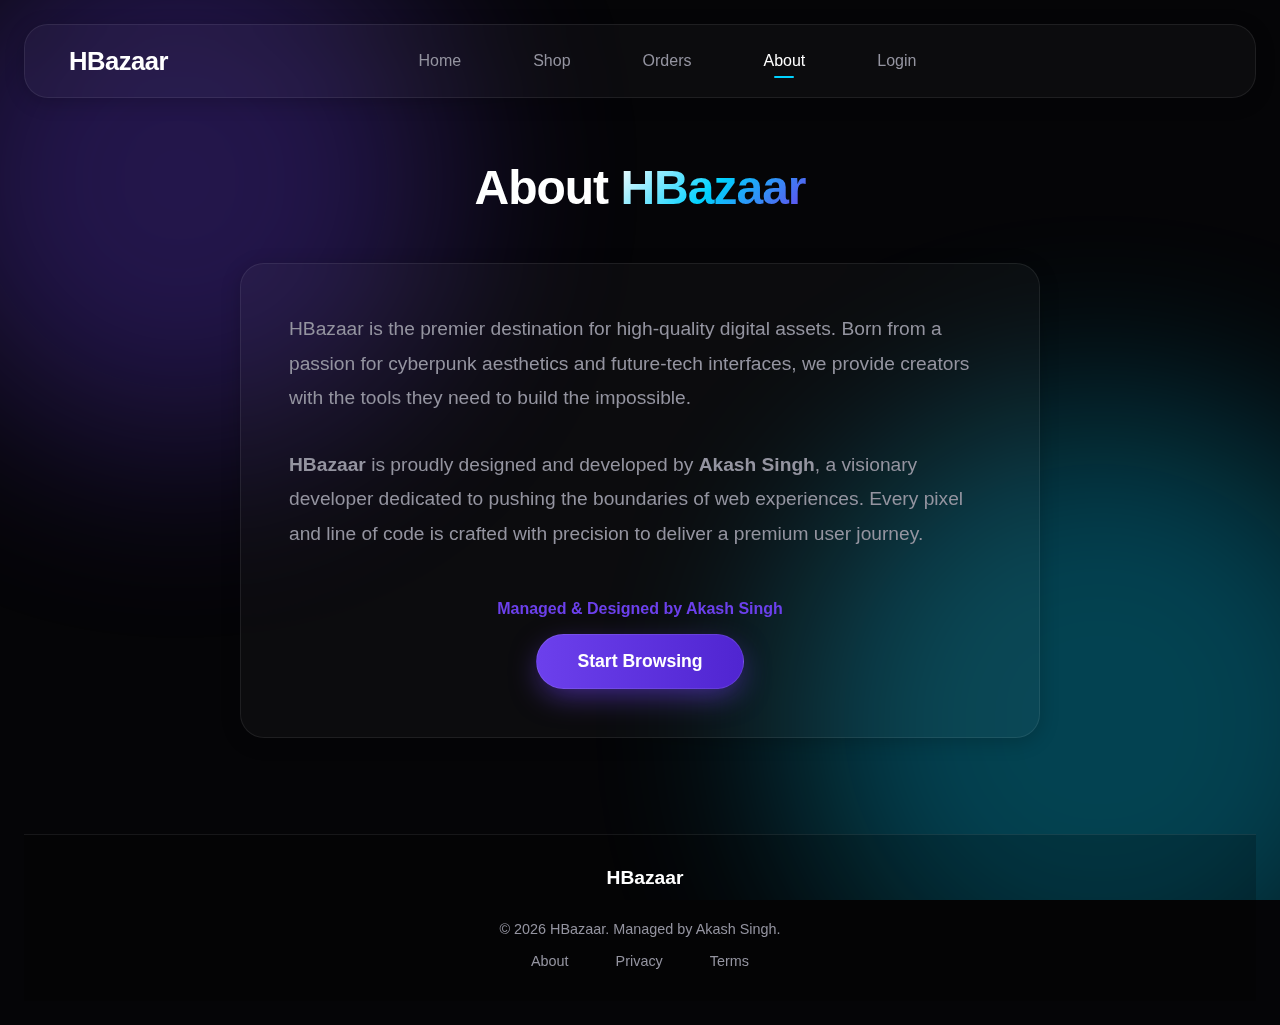
<file: about.html>
<!DOCTYPE html>
<html lang="en">

<head>
    <meta charset="UTF-8">
    <meta name="viewport" content="width=device-width, initial-scale=1.0">
    <title>HBazaar - About</title>
    <link rel="preconnect" href="https://fonts.googleapis.com">
    <link rel="preconnect" href="https://fonts.gstatic.com" crossorigin>
    <link href="https://fonts.googleapis.com/css2?family=Outfit:wght@300;400;500;600;700;800&display=swap"
        rel="stylesheet">
    <link rel="stylesheet" href="https://cdnjs.cloudflare.com/ajax/libs/font-awesome/6.4.0/css/all.min.css">
    <link rel="stylesheet" href="css/style.css">
</head>

<body>
    <div class="background-globes">
        <div class="globe globe-1"></div>
        <div class="globe globe-2"></div>
    </div>

    <div class="mobile-nav-overlay" id="mobileNavOverlay">
        <div class="mobile-nav-drawer">
            <div class="mobile-nav-header">
                <div class="mobile-nav-title">Menu</div>
                <button class="close-menu-btn" id="closeMenuBtn"><i class="fa-solid fa-times"></i></button>
            </div>
            <nav class="mobile-links">
                <a href="index.html" class="mobile-link"><i class="fa-solid fa-home"></i> Home</a>
                <a href="shop.html" class="mobile-link"><i class="fa-solid fa-store"></i> Shop</a>
                <a href="orders.html" class="mobile-link"><i class="fa-solid fa-box"></i> Orders</a>
                <a href="about.html" class="mobile-link active"><i class="fa-solid fa-info-circle"></i> About</a>
            </nav>
        </div>
    </div>

    <div class="app-container">
        <header class="glass-header">
            <a href="index.html" class="logo" style="text-decoration: none;">
                <i class="fa-solid fa-shapes"></i>
                <span>HBazaar</span>
            </a>
            <nav class="desktop-nav">
                <a href="index.html" class="nav-link">Home</a>
                <a href="shop.html" class="nav-link">Shop</a>
                <a href="orders.html" class="nav-link">Orders</a>
                <a href="about.html" class="nav-link active">About</a>
                <div class="cart-btn" id="cartBtn">
                    <i class="fa-solid fa-shopping-cart"></i>
                    <span class="cart-badge hidden" id="cartBadge">0</span>
                </div>
            </nav>
            <div style="display: flex; align-items: center; gap: 15px;" class="mobile-only-actions">
                <div class="cart-btn" style="display: none;" id="mobileCartBtn"><i
                        class="fa-solid fa-shopping-cart"></i></div>
                <button class="mobile-menu-btn" id="mobileMenuBtn"><i class="fa-solid fa-bars"></i></button>
            </div>
            <style>
                @media (max-width: 768px) {
                    #mobileCartBtn {
                        display: block !important;
                    }
                }
            </style>
        </header>

        <main>
            <section class="hero" style="margin: 2rem 0 3rem;">
                <h1 style="font-size: 3rem;">About <span class="gradient-text">HBazaar</span></h1>
            </section>

            <section style="max-width: 800px; margin: 0 auto 6rem;" class="glass-content">
                <!-- recycling glass-header class for container style -->
                <p style="font-size: 1.2rem; line-height: 1.8; color: var(--text-secondary); margin-bottom: 2rem;">
                    HBazaar is the premier destination for high-quality digital assets. Born from a passion for
                    cyberpunk aesthetics and future-tech interfaces, we provide creators with the tools they need to
                    build the impossible.
                </p>
                <p style="font-size: 1.2rem; line-height: 1.8; color: var(--text-secondary);">
                    <strong>HBazaar</strong> is proudly designed and developed by <strong>Akash Singh</strong>, a
                    visionary developer dedicated to pushing the boundaries of web experiences. Every pixel and line of
                    code is crafted with precision to deliver a premium user journey.
                </p>
                <div style="margin-top: 3rem; text-align:center;">
                    <p style="color:var(--accent-primary); font-weight:600; margin-bottom:1rem;">Managed & Designed by
                        Akash Singh</p>
                    <a href="shop.html" class="premium-btn">Start Browsing</a>
                </div>
            </section>
        </main>
    </div>
    <div class="cart-modal-overlay" id="cartModal"> <!-- Copied Modal -->
        <div class="cart-sidebar">
            <div class="cart-header">
                <h2>Your Bag</h2>
                <button id="closeCartBtn"
                    style="background:none; border:none; color:white; font-size:1.5rem; cursor:pointer;"><i
                        class="fa-solid fa-times"></i></button>
            </div>
            <div class="cart-items" id="cartItems"></div>
            <div class="cart-footer">
                <div
                    style="display:flex; justify-content:space-between; font-size:1.2rem; font-weight:700; margin-bottom:1rem;">
                    <span>Total</span>
                    <span id="cartTotal">₹0.00</span>
                </div>
                <button class="checkout-btn" id="checkoutBtn">Checkout <i class="fa-solid fa-lock"
                        style="font-size:0.9rem; margin-left:8px; opacity:0.7;"></i></button>
            </div>
        </div>
    </div>
    <script src="js/db.js"></script>
    <script src="js/app.js"></script>
</body>

</html>
</file>
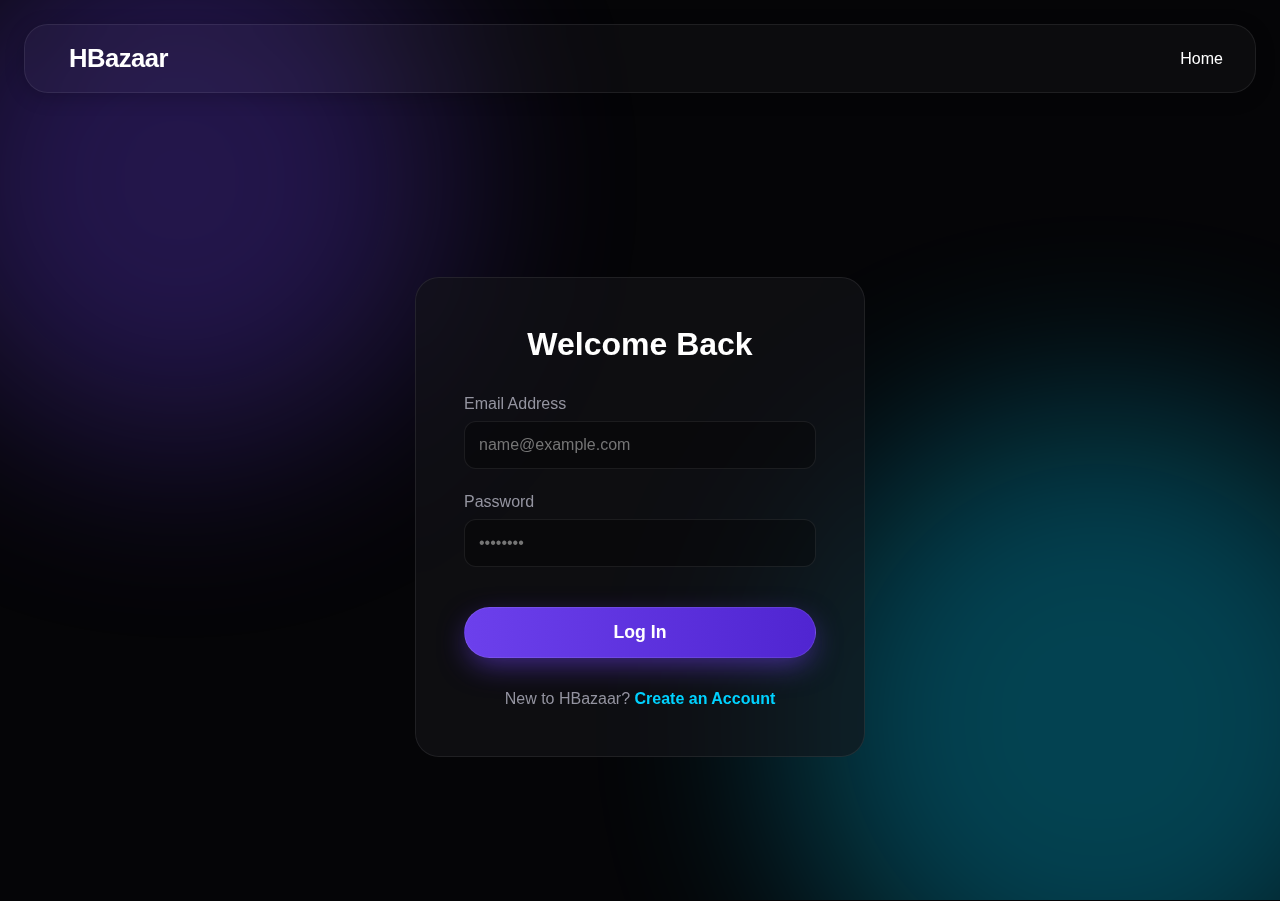
<file: login.html>
<!DOCTYPE html>
<html lang="en">

<head>
    <meta charset="UTF-8">
    <meta name="viewport" content="width=device-width, initial-scale=1.0">
    <title>HBazaar - Login</title>
    <link rel="preconnect" href="https://fonts.googleapis.com">
    <link rel="preconnect" href="https://fonts.gstatic.com" crossorigin>
    <link href="https://fonts.googleapis.com/css2?family=Outfit:wght@300;400;500;600;700;800&display=swap"
        rel="stylesheet">
    <link rel="stylesheet" href="https://cdnjs.cloudflare.com/ajax/libs/font-awesome/6.4.0/css/all.min.css">
    <link rel="stylesheet" href="css/style.css">
    <style>
        .auth-container {
            min-height: 80vh;
            display: flex;
            align-items: center;
            justify-content: center;
        }

        .auth-card {
            background: var(--glass-bg);
            backdrop-filter: blur(20px);
            border: 1px solid var(--glass-border);
            border-radius: var(--radius-lg);
            padding: 3rem;
            width: 100%;
            max-width: 450px;
            box-shadow: 0 8px 32px var(--glass-shadow);
        }

        .auth-title {
            font-size: 2rem;
            font-weight: 700;
            text-align: center;
            margin-bottom: 2rem;
        }

        .form-group {
            margin-bottom: 1.5rem;
        }

        .form-group label {
            display: block;
            margin-bottom: 0.5rem;
            color: var(--text-secondary);
        }

        .form-group input {
            width: 100%;
            padding: 14px;
            background: rgba(0, 0, 0, 0.3);
            border: 1px solid var(--glass-border);
            border-radius: var(--radius-sm);
            color: var(--text-primary);
            font-size: 1rem;
            transition: all 0.3s;
        }

        .form-group input:focus {
            border-color: var(--accent-primary);
            outline: none;
            box-shadow: 0 0 10px rgba(108, 64, 236, 0.2);
        }

        .auth-btn {
            width: 100%;
            padding: 14px;
            margin-top: 1rem;
            font-size: 1.1rem;
        }

        .auth-footer {
            margin-top: 2rem;
            text-align: center;
            color: var(--text-secondary);
        }

        .auth-footer a {
            color: var(--accent-secondary);
            text-decoration: none;
            font-weight: 600;
        }

        .auth-footer a:hover {
            color: var(--accent-primary);
        }
    </style>
</head>

<body>
    <div class="background-globes">
        <div class="globe globe-1"></div>
        <div class="globe globe-2"></div>
    </div>

    <div class="app-container">
        <header class="glass-header">
            <a href="index.html" class="logo" style="text-decoration: none;">
                <i class="fa-solid fa-shapes"></i>
                <span>HBazaar</span>
            </a>
            <a href="index.html" style="color:white; text-decoration:none;"><i class="fa-solid fa-arrow-left"></i>
                Home</a>
        </header>

        <div class="auth-container">
            <div class="auth-card bounce-in">
                <h1 class="auth-title">Welcome Back</h1>
                <form id="loginForm">
                    <div class="form-group">
                        <label>Email Address</label>
                        <input type="email" id="email" required placeholder="name@example.com">
                    </div>
                    <div class="form-group">
                        <label>Password</label>
                        <input type="password" id="password" required placeholder="••••••••">
                    </div>
                    <button type="submit" class="premium-btn auth-btn">Log In</button>
                    <div id="errorMsg" style="color: #ff4081; text-align: center; margin-top: 1rem; display: none;">
                    </div>
                </form>
                <div class="auth-footer">
                    New to HBazaar? <a href="register.html">Create an Account</a>
                </div>
            </div>
        </div>
    </div>

    <!-- Success Modal -->
    <div id="loginSuccessModal" class="cart-modal-overlay"
        style="align-items: center; justify-content: center; background: rgba(0,0,0,0.8);">
        <div class="auth-card bounce-in" style="text-align: center; max-width: 400px;">
            <div style="font-size: 4rem; color: var(--accent-secondary); margin-bottom: 1rem;">
                <i class="fa-solid fa-circle-check"></i>
            </div>
            <h2 style="font-size: 2rem; margin-bottom: 0.5rem;">Welcome Back!</h2>
            <p style="color: var(--text-secondary); margin-bottom: 2rem;">Logging you in securely...</p>
            <div class="spinner" style="margin: 0 auto;"></div>
        </div>
    </div>

    <script src="js/db.js"></script>
    <script>
        document.getElementById('loginForm').addEventListener('submit', (e) => {
            e.preventDefault();
            const email = document.getElementById('email').value;
            const password = document.getElementById('password').value;
            const btn = e.target.querySelector('button');
            const errorMsg = document.getElementById('errorMsg');
            const successModal = document.getElementById('loginSuccessModal');

            btn.innerHTML = '<i class="fa-solid fa-circle-notch fa-spin"></i> Authenticating...';
            btn.disabled = true;

            setTimeout(() => {
                const result = DB.loginUser(email, password);
                if (result.success) {
                    // Show Success Modal
                    successModal.classList.add('open');

                    // Voice Welcome
                    if ('speechSynthesis' in window) {
                        const utterance = new SpeechSynthesisUtterance("Welcome to H Bazaar");
                        utterance.rate = 0.9;
                        utterance.pitch = 1.1;
                        speechSynthesis.speak(utterance);
                    }

                    // Redirect after delay
                    setTimeout(() => {
                        window.location.href = 'index.html';
                    }, 2500);

                } else {
                    errorMsg.textContent = result.message;
                    errorMsg.style.display = 'block';
                    btn.innerHTML = 'Log In';
                    btn.disabled = false;
                }
            }, 1000);
        });
    </script>
</body>

</html>
</file>
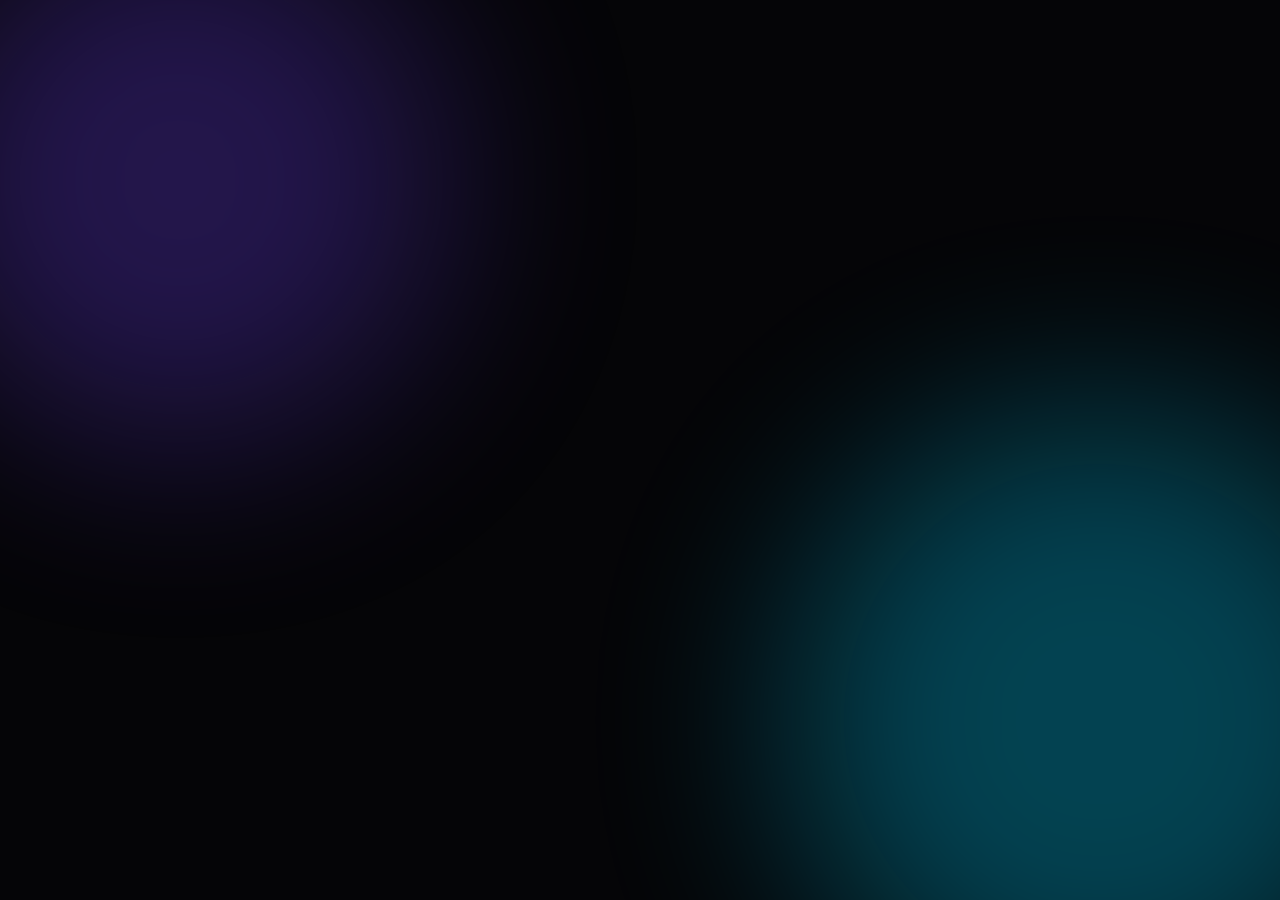
<file: order-success.html>
<!DOCTYPE html>
<html lang="en">

<head>
    <meta charset="UTF-8">
    <meta name="viewport" content="width=device-width, initial-scale=1.0">
    <title>HBazaar - Order Success</title>
    <link rel="preconnect" href="https://fonts.googleapis.com">
    <link rel="preconnect" href="https://fonts.gstatic.com" crossorigin>
    <link href="https://fonts.googleapis.com/css2?family=Outfit:wght@300;400;500;600;700;800&display=swap"
        rel="stylesheet">
    <link rel="stylesheet" href="https://cdnjs.cloudflare.com/ajax/libs/font-awesome/6.4.0/css/all.min.css">
    <link rel="stylesheet" href="css/style.css">
    <style>
        .success-container {
            min-height: 80vh;
            display: flex;
            flex-direction: column;
            align-items: center;
            justify-content: center;
            text-align: center;
        }

        /* 3D Package Animation */
        .scene {
            width: 200px;
            height: 200px;
            perspective: 600px;
            margin-bottom: 3rem;
        }

        .cube {
            width: 100%;
            height: 100%;
            position: relative;
            transform-style: preserve-3d;
            transform: rotateX(-20deg) rotateY(-30deg);
            animation: rotateCube 8s infinite linear;
        }

        .cube__face {
            position: absolute;
            width: 200px;
            height: 200px;
            border: 2px solid var(--accent-secondary);
            background: rgba(108, 64, 236, 0.2);
            color: white;
            font-size: 40px;
            font-weight: bold;
            display: flex;
            align-items: center;
            justify-content: center;
            box-shadow: 0 0 20px rgba(108, 64, 236, 0.5) inset;
            backdrop-filter: blur(5px);
        }

        .cube__face--front {
            transform: rotateY(0deg) translateZ(100px);
        }

        .cube__face--right {
            transform: rotateY(90deg) translateZ(100px);
        }

        .cube__face--back {
            transform: rotateY(180deg) translateZ(100px);
        }

        .cube__face--left {
            transform: rotateY(-90deg) translateZ(100px);
        }

        .cube__face--top {
            transform: rotateX(90deg) translateZ(100px);
        }

        .cube__face--bottom {
            transform: rotateX(-90deg) translateZ(100px);
        }

        .cube__face i {
            font-size: 5rem;
            color: var(--accent-secondary);
            text-shadow: 0 0 20px var(--accent-secondary);
        }

        @keyframes rotateCube {
            0% {
                transform: rotateX(-20deg) rotateY(0deg);
            }

            100% {
                transform: rotateX(-20deg) rotateY(360deg);
            }
        }

        .success-title {
            font-size: 3rem;
            background: linear-gradient(135deg, #fff 0%, var(--accent-secondary) 100%);
            background-clip: text;
            -webkit-background-clip: text;
            -webkit-text-fill-color: transparent;
            margin-bottom: 1rem;
        }

        .confetti {
            position: fixed;
            top: 0;
            left: 0;
            width: 100%;
            height: 100%;
            pointer-events: none;
            z-index: 0;
        }
    </style>
</head>

<body>
    <div class="background-globes">
        <div class="globe globe-1"></div>
        <div class="globe globe-2"></div>
    </div>

    <!-- Celebration Sound -->
    <!-- Note: Browsers block autoplay often, so we might need user interaction to play completely, or play on load if possible -->
    <audio id="successSound" src="https://assets.mixkit.co/active_storage/sfx/2000/2000-preview.mp3"
        preload="auto"></audio>

    <div class="app-container">
        <div class="success-container fade-in">
            <div class="scene">
                <div class="cube">
                    <div class="cube__face cube__face--front"><i class="fa-solid fa-check"></i></div>
                    <div class="cube__face cube__face--back"><i class="fa-solid fa-box"></i></div>
                    <div class="cube__face cube__face--right"><i class="fa-solid fa-star"></i></div>
                    <div class="cube__face cube__face--left"><i class="fa-solid fa-heart"></i></div>
                    <div class="cube__face cube__face--top"></div>
                    <div class="cube__face cube__face--bottom"></div>
                </div>
            </div>

            <h1 class="success-title">Order Complete!</h1>
            <p style="color: var(--text-secondary); font-size: 1.2rem; margin-bottom: 2.5rem; max-width: 500px;">
                Thank you for your purchase. Your digital assets are being secured on the blockchain (simulated).
            </p>

            <div style="display: flex; gap: 20px;">
                <a href="orders.html" class="premium-btn">View My Orders</a>
                <a href="shop.html" class="premium-btn"
                    style="background: transparent; border: 1px solid white;">Continue Shopping</a>
            </div>
        </div>
    </div>

    <script src="js/db.js"></script>
    <script src="https://cdn.jsdelivr.net/npm/canvas-confetti@1.6.0/dist/confetti.browser.min.js"></script>
    <script>
        window.addEventListener('load', () => {
            // Play Sound
            const audio = document.getElementById('successSound');
            audio.volume = 0.5;
            audio.play().catch(e => console.log('Audio autoplay blocked', e));

            // Fire Confetti
            const duration = 3000;
            const end = Date.now() + duration;

            (function frame() {
                confetti({
                    particleCount: 5,
                    angle: 60,
                    spread: 55,
                    origin: { x: 0 },
                    colors: ['#6c40ec', '#00d2ff', '#ffffff']
                });
                confetti({
                    particleCount: 5,
                    angle: 120,
                    spread: 55,
                    origin: { x: 1 },
                    colors: ['#6c40ec', '#00d2ff', '#ffffff']
                });

                if (Date.now() < end) {
                    requestAnimationFrame(frame);
                }
            }());
        });
    </script>
</body>

</html>
</file>
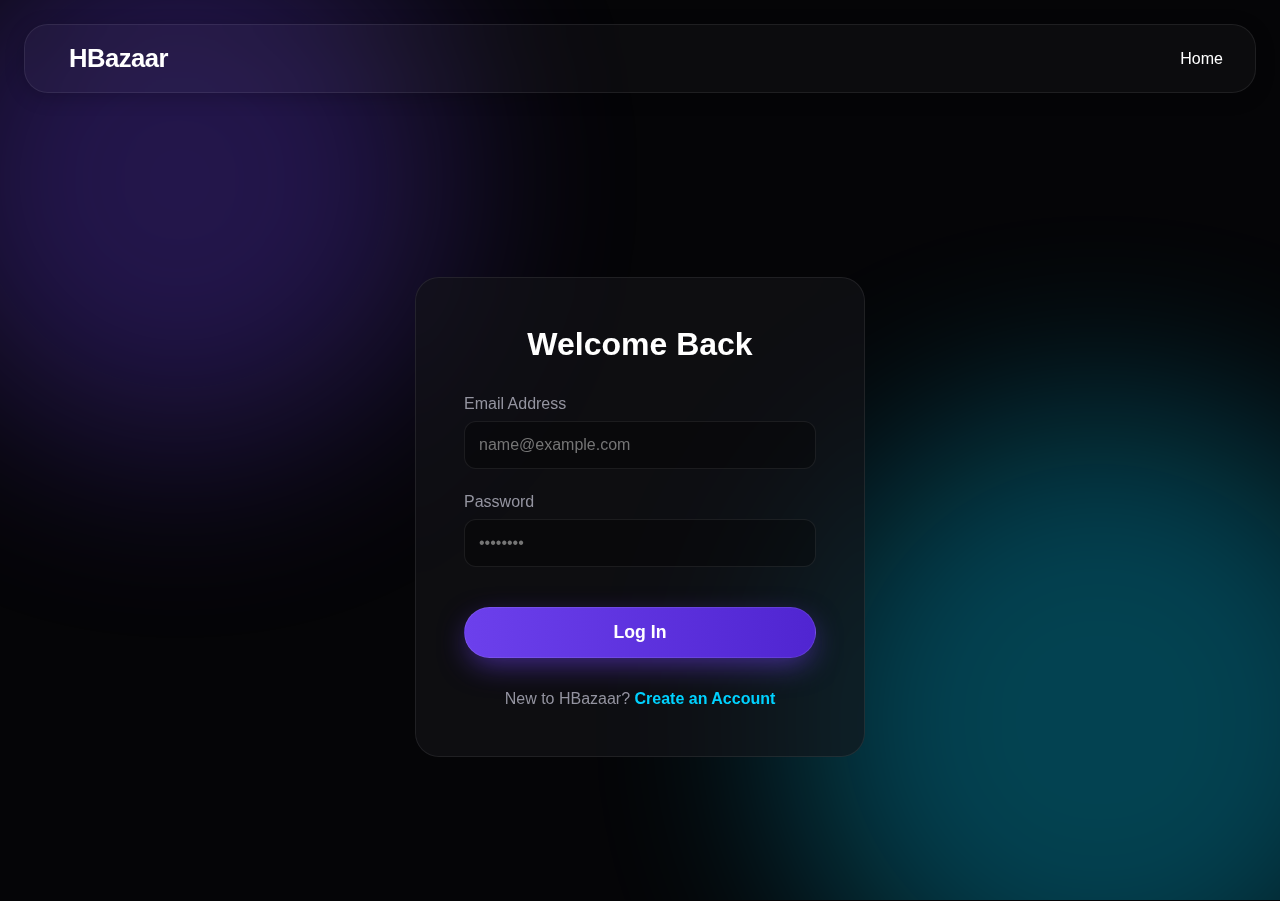
<file: orders.html>
<!DOCTYPE html>
<html lang="en">

<head>
    <meta charset="UTF-8">
    <meta name="viewport" content="width=device-width, initial-scale=1.0">
    <title>HBazaar - My Orders</title>
    <link rel="preconnect" href="https://fonts.googleapis.com">
    <link rel="preconnect" href="https://fonts.gstatic.com" crossorigin>
    <link href="https://fonts.googleapis.com/css2?family=Outfit:wght@300;400;500;600;700;800&display=swap"
        rel="stylesheet">
    <link rel="stylesheet" href="https://cdnjs.cloudflare.com/ajax/libs/font-awesome/6.4.0/css/all.min.css">
    <link rel="stylesheet" href="css/style.css">
    <style>
        /* Dashboard Specific Styles */
        .dashboard-container {
            max-width: 1000px;
            margin: 40px auto;
            padding: 0 20px;
            min-height: 60vh;
        }

        .dashboard-header {
            display: flex;
            align-items: center;
            justify-content: space-between;
            margin-bottom: 30px;
        }

        .dashboard-title {
            font-size: 2rem;
            font-weight: 700;
            background: linear-gradient(135deg, white 0%, var(--text-secondary) 100%);
            -webkit-background-clip: text;
            background-clip: text;
            -webkit-text-fill-color: transparent;
        }

        .order-card-premium {
            background: var(--glass-bg);
            border: 1px solid var(--glass-border);
            border-radius: 16px;
            padding: 25px;
            margin-bottom: 25px;
            backdrop-filter: blur(12px);
            transition: transform 0.3s ease, border-color 0.3s ease;
            position: relative;
            overflow: hidden;
        }

        .order-card-premium:hover {
            border-color: var(--accent-primary);
            transform: translateY(-2px);
        }

        .oc-header {
            display: flex;
            justify-content: space-between;
            align-items: flex-start;
            margin-bottom: 20px;
            padding-bottom: 20px;
            border-bottom: 1px solid rgba(255, 255, 255, 0.05);
        }

        .oc-id {
            font-size: 1.1rem;
            font-weight: 700;
            color: white;
            display: flex;
            align-items: center;
            gap: 10px;
        }

        .oc-date {
            font-size: 0.85rem;
            color: var(--text-secondary);
            margin-top: 5px;
        }

        .oc-status-badge {
            padding: 6px 12px;
            border-radius: 20px;
            font-size: 0.8rem;
            font-weight: 600;
            text-transform: uppercase;
            letter-spacing: 0.5px;
        }

        /* Status colors handled by JS usually, but defaults here */
        .status-placed {
            background: rgba(52, 152, 219, 0.2);
            color: #3498db;
            border: 1px solid rgba(52, 152, 219, 0.3);
        }

        .status-shipped {
            background: rgba(241, 196, 15, 0.2);
            color: #f1c40f;
            border: 1px solid rgba(241, 196, 15, 0.3);
        }

        .status-delivered {
            background: rgba(0, 200, 83, 0.2);
            color: #00c853;
            border: 1px solid rgba(0, 200, 83, 0.3);
        }

        .status-cancelled {
            background: rgba(255, 64, 129, 0.2);
            color: #ff4081;
            border: 1px solid rgba(255, 64, 129, 0.3);
        }

        /* Progress Tracker */
        .status-tracker {
            display: flex;
            align-items: center;
            margin: 20px 0;
            position: relative;
        }

        .tracker-line {
            position: absolute;
            top: 50%;
            left: 0;
            right: 0;
            height: 2px;
            background: rgba(255, 255, 255, 0.1);
            z-index: 0;
            transform: translateY(-50%);
        }

        .tracker-step {
            flex: 1;
            text-align: center;
            position: relative;
            z-index: 1;
        }

        .step-dot {
            width: 12px;
            height: 12px;
            background: var(--card-bg);
            /* Dark bg to cover line */
            border: 2px solid var(--text-secondary);
            border-radius: 50%;
            margin: 0 auto 8px;
            box-shadow: 0 0 0 4px var(--card-bg);
            /* padding effect */
            transition: 0.3s;
        }

        .step-label {
            font-size: 0.75rem;
            color: var(--text-secondary);
            font-weight: 500;
        }

        .step-active .step-dot {
            background: var(--accent-primary);
            border-color: var(--accent-primary);
            box-shadow: 0 0 10px var(--accent-primary);
        }

        .step-active .step-label {
            color: white;
        }

        /* Items Grid */
        .oc-items {
            display: flex;
            gap: 15px;
            overflow-x: auto;
            padding-bottom: 10px;
        }

        .oc-item-thumb {
            width: 70px;
            height: 70px;
            border-radius: 10px;
            object-fit: cover;
            border: 1px solid rgba(255, 255, 255, 0.1);
        }

        .oc-footer {
            display: flex;
            justify-content: space-between;
            align-items: center;
            margin-top: 20px;
            padding-top: 20px;
            border-top: 1px solid rgba(255, 255, 255, 0.05);
        }

        .oc-total {
            font-size: 1.2rem;
            font-weight: 700;
            color: white;
        }

        .oc-actions {
            display: flex;
            gap: 10px;
        }

        .btn-sm {
            padding: 8px 16px;
            font-size: 0.85rem;
            border-radius: 8px;
            cursor: pointer;
            border: none;
            transition: 0.2s;
            font-weight: 500;
        }

        .btn-outline {
            background: transparent;
            border: 1px solid var(--glass-border);
            color: white;
        }

        .btn-outline:hover {
            border-color: white;
            background: rgba(255, 255, 255, 0.05);
        }

        .btn-danger-outline {
            background: transparent;
            border: 1px solid rgba(255, 64, 129, 0.4);
            color: #ff4081;
        }

        .btn-danger-outline:hover {
            background: rgba(255, 64, 129, 0.1);
        }
    </style>
</head>

<body>
    <div class="background-globes">
        <div class="globe globe-1"></div>
        <div class="globe globe-2"></div>
    </div>

    <!-- Mobile Navigation Overlay (For Header Functionality) -->
    <div class="mobile-nav-overlay" id="mobileNavOverlay">
        <div class="mobile-nav-drawer">
            <div class="mobile-nav-header">
                <div class="mobile-nav-title">Menu</div>
                <button class="close-menu-btn" id="closeMenuBtn"><i class="fa-solid fa-times"></i></button>
            </div>
            <nav class="mobile-links">
                <a href="index.html" class="mobile-link"><i class="fa-solid fa-home"></i> Home</a>
                <a href="shop.html" class="mobile-link"><i class="fa-solid fa-store"></i> Shop</a>
                <a href="orders.html" class="mobile-link active"><i class="fa-solid fa-box"></i> Orders</a>
                <a href="about.html" class="mobile-link"><i class="fa-solid fa-info-circle"></i> About</a>
            </nav>
        </div>
    </div>

    <div class="app-container">
        <!-- Header (Standard) -->
        <header class="glass-header">
            <a href="index.html" class="logo" style="text-decoration: none;">
                <i class="fa-solid fa-shapes"></i>
                <span>HBazaar</span>
            </a>

            <!-- Desktop Nav -->
            <nav class="desktop-nav">
                <a href="index.html" class="nav-link">Home</a>
                <a href="shop.html" class="nav-link">Shop</a>
                <a href="orders.html" class="nav-link active">Orders</a>
                <div class="cart-btn" id="cartBtn">
                    <i class="fa-solid fa-shopping-cart"></i>
                    <span class="cart-badge hidden" id="cartBadge">0</span>
                </div>
            </nav>

            <!-- Mobile Actions -->
            <div style="display: flex; align-items: center; gap: 15px;" class="mobile-only-actions">
                <div class="cart-btn" style="display: none;" id="mobileCartBtn">
                    <i class="fa-solid fa-shopping-cart"></i>
                </div>
                <button class="mobile-menu-btn" id="mobileMenuBtn">
                    <i class="fa-solid fa-bars"></i>
                </button>
            </div>
            <style>
                @media (max-width: 768px) {
                    #mobileCartBtn {
                        display: block !important;
                    }
                }
            </style>
        </header>

        <main class="dashboard-container">
            <div class="dashboard-header">
                <div>
                    <h1 class="dashboard-title">Order History</h1>
                    <p style="color:var(--text-secondary); margin-top:5px;">Track, return, or buy items again.</p>
                </div>
                <!-- User Avatar/Info could go here -->
            </div>

            <div id="ordersContainer">
                <!-- Orders Injected Here -->
                <div style="text-align: center; margin-top: 50px; opacity: 0.6;">
                    <i class="fa-solid fa-circle-notch fa-spin fa-2x"></i>
                </div>
            </div>
        </main>

        <!-- Footer (Standard) -->
        <footer class="glass-footer">
            <div class="footer-content">
                <div class="footer-brand">
                    <h3>HBazaar</h3>
                    <p>The premium destination for digital artifacts and future-ready assets.</p>
                </div>
                <div class="footer-links">
                    <a href="shop.html">Shop</a>
                    <a href="about.html">About</a>
                    <a href="orders.html">My Orders</a>
                </div>
                <div class="footer-links">
                    <a href="privacy.html">Privacy Policy</a>
                    <a href="terms.html">Terms of Service</a>
                </div>
                <div class="footer-social">
                    <a href="#"><i class="fa-brands fa-twitter"></i></a>
                    <a href="#"><i class="fa-brands fa-instagram"></i></a>
                    <a href="#"><i class="fa-brands fa-discord"></i></a>
                </div>
            </div>
            <div class="footer-bottom">
                &copy; 2024 HBazaar. Crafted for the future.
            </div>
        </footer>
    </div>

    <!-- Rate Modal -->
    <div class="cart-modal-overlay" id="rateModal"
        style="align-items: center; justify-content: center; display: none; z-index: 1000;">
        <div class="glass-card"
            style="width: 90%; max-width: 400px; padding: 2rem; position: relative; animation: slideUp 0.3s ease;">
            <button id="closeRateBtn"
                style="position: absolute; top: 15px; right: 15px; background: none; border: none; color: white; font-size: 1.2rem; cursor: pointer;"><i
                    class="fa-solid fa-times"></i></button>

            <h2 style="text-align: center; margin-bottom: 0.5rem; color: white;">Rate Order</h2>
            <p style="text-align: center; font-size: 0.9rem; color: var(--text-secondary); margin-bottom: 1.5rem;">How
                was your experience?</p>

            <div class="star-rating"
                style="display: flex; justify-content: center; gap: 10px; font-size: 2rem; margin-bottom: 1.5rem; cursor: pointer;">
                <i class="fa-regular fa-star" data-val="1"></i>
                <i class="fa-regular fa-star" data-val="2"></i>
                <i class="fa-regular fa-star" data-val="3"></i>
                <i class="fa-regular fa-star" data-val="4"></i>
                <i class="fa-regular fa-star" data-val="5"></i>
            </div>

            <textarea id="rateComment" placeholder="Write your review here..."
                style="width: 100%; height: 100px; background: rgba(0,0,0,0.2); border: 1px solid var(--glass-border); border-radius: 10px; padding: 15px; color: white; margin-bottom: 1.5rem; resize: none; font-family: inherit;"></textarea>

            <button id="submitRateBtn" class="premium-btn" style="width: 100%;">Submit Review</button>
        </div>
    </div>

    <!-- Hidden Cart Modal Structure for app.js to use -->
    <!-- app.js expects this structure to function -->
    <div class="cart-modal-overlay" id="cartModal">
        <div class="cart-sidebar">
            <div class="cart-header">
                <h2>Your Bag</h2>
                <button id="closeCartBtn"
                    style="background:none; border:none; color:white; font-size:1.5rem; cursor:pointer;"><i
                        class="fa-solid fa-times"></i></button>
            </div>
            <div class="cart-items" id="cartItems"></div>
            <div class="cart-footer">
                <div
                    style="display:flex; justify-content:space-between; font-size:1.2rem; font-weight:700; margin-bottom:1rem;">
                    <span>Total</span>
                    <span id="cartTotal">₹0.00</span>
                </div>
                <button class="checkout-btn" id="checkoutBtn">Checkout <i class="fa-solid fa-lock"
                        style="font-size:0.9rem; margin-left:8px; opacity:0.7;"></i></button>
            </div>
        </div>
    </div>

    <!-- Scripts -->
    <script src="js/db.js"></script>
    <script src="js/orders.js"></script>
    <!-- Include app.js for Header/Cart/Footer functionality -->
    <script src="js/app.js"></script>
</body>

</html>
</file>
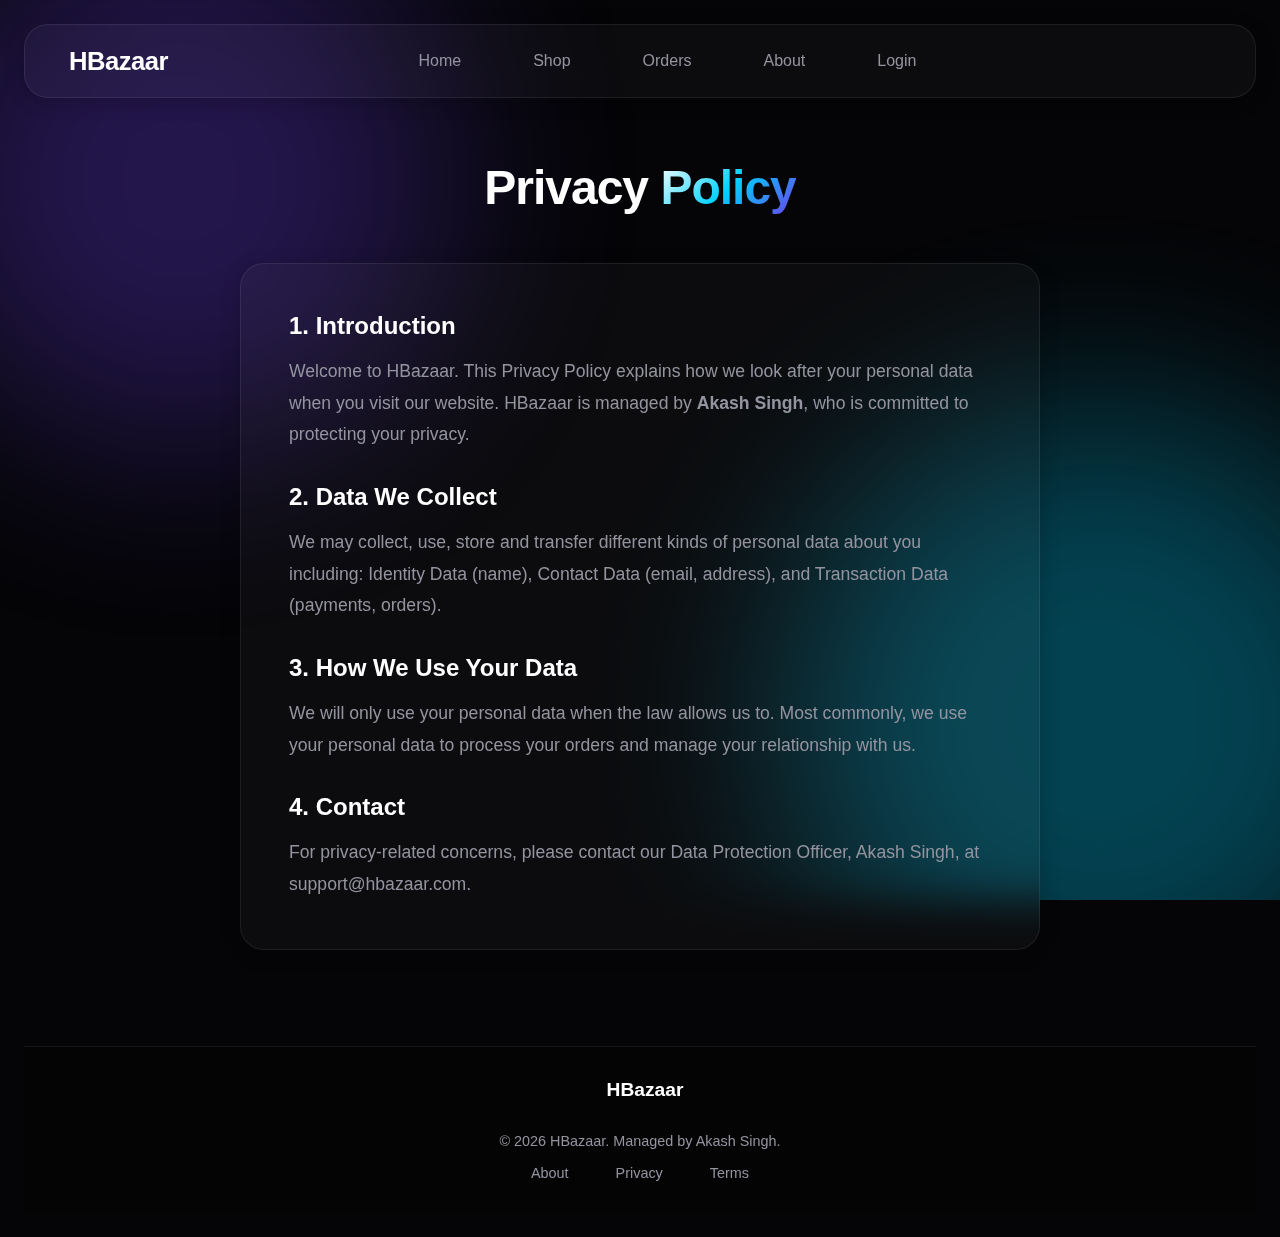
<file: privacy.html>
<!DOCTYPE html>
<html lang="en">

<head>
    <meta charset="UTF-8">
    <meta name="viewport" content="width=device-width, initial-scale=1.0">
    <title>HBazaar - Privacy Policy</title>
    <link rel="preconnect" href="https://fonts.googleapis.com">
    <link rel="preconnect" href="https://fonts.gstatic.com" crossorigin>
    <link href="https://fonts.googleapis.com/css2?family=Outfit:wght@300;400;500;600;700;800&display=swap"
        rel="stylesheet">
    <link rel="stylesheet" href="https://cdnjs.cloudflare.com/ajax/libs/font-awesome/6.4.0/css/all.min.css">
    <link rel="stylesheet" href="css/style.css">
</head>

<body>
    <div class="background-globes">
        <div class="globe globe-1"></div>
        <div class="globe globe-2"></div>
    </div>

    <div class="mobile-nav-overlay" id="mobileNavOverlay">
        <div class="mobile-nav-drawer">
            <div class="mobile-nav-header">
                <div class="mobile-nav-title">Menu</div>
                <button class="close-menu-btn" id="closeMenuBtn"><i class="fa-solid fa-times"></i></button>
            </div>
            <nav class="mobile-links">
                <a href="index.html" class="mobile-link"><i class="fa-solid fa-home"></i> Home</a>
                <a href="shop.html" class="mobile-link"><i class="fa-solid fa-store"></i> Shop</a>
                <a href="orders.html" class="mobile-link"><i class="fa-solid fa-box"></i> Orders</a>
                <a href="about.html" class="mobile-link"><i class="fa-solid fa-info-circle"></i> About</a>
            </nav>
        </div>
    </div>

    <div class="app-container">
        <header class="glass-header">
            <a href="index.html" class="logo" style="text-decoration: none;">
                <i class="fa-solid fa-shapes"></i>
                <span>HBazaar</span>
            </a>
            <nav class="desktop-nav">
                <a href="index.html" class="nav-link">Home</a>
                <a href="shop.html" class="nav-link">Shop</a>
                <a href="orders.html" class="nav-link">Orders</a>
                <a href="about.html" class="nav-link">About</a>
                <div class="cart-btn" id="cartBtn">
                    <i class="fa-solid fa-shopping-cart"></i>
                    <span class="cart-badge hidden" id="cartBadge">0</span>
                </div>
            </nav>
            <div style="display: flex; align-items: center; gap: 15px;" class="mobile-only-actions">
                <div class="cart-btn" style="display: none;" id="mobileCartBtn"><i
                        class="fa-solid fa-shopping-cart"></i></div>
                <button class="mobile-menu-btn" id="mobileMenuBtn"><i class="fa-solid fa-bars"></i></button>
            </div>
            <style>
                @media (max-width: 768px) {
                    #mobileCartBtn {
                        display: block !important;
                    }
                }
            </style>
        </header>

        <main>
            <section class="hero" style="margin: 2rem 0 3rem;">
                <h1 style="font-size: 3rem;">Privacy <span class="gradient-text">Policy</span></h1>
            </section>

            <section style="max-width: 800px; margin: 0 auto 6rem;" class="glass-content">
                <h2 style="margin-bottom: 1rem; color: var(--text-primary);">1. Introduction</h2>
                <p style="font-size: 1.1rem; line-height: 1.8; color: var(--text-secondary); margin-bottom: 2rem;">
                    Welcome to HBazaar. This Privacy Policy explains how we look after your personal data when you visit
                    our website. HBazaar is managed by <strong>Akash Singh</strong>, who is committed to protecting your
                    privacy.
                </p>

                <h2 style="margin-bottom: 1rem; color: var(--text-primary);">2. Data We Collect</h2>
                <p style="font-size: 1.1rem; line-height: 1.8; color: var(--text-secondary); margin-bottom: 2rem;">
                    We may collect, use, store and transfer different kinds of personal data about you including:
                    Identity Data (name), Contact Data (email, address), and Transaction Data (payments, orders).
                </p>

                <h2 style="margin-bottom: 1rem; color: var(--text-primary);">3. How We Use Your Data</h2>
                <p style="font-size: 1.1rem; line-height: 1.8; color: var(--text-secondary); margin-bottom: 2rem;">
                    We will only use your personal data when the law allows us to. Most commonly, we use your personal
                    data to process your orders and manage your relationship with us.
                </p>

                <h2 style="margin-bottom: 1rem; color: var(--text-primary);">4. Contact</h2>
                <p style="font-size: 1.1rem; line-height: 1.8; color: var(--text-secondary);">
                    For privacy-related concerns, please contact our Data Protection Officer, Akash Singh, at
                    support@hbazaar.com.
                </p>
            </section>
        </main>

        <footer>
            <p>&copy; 2026 HBazaar. Managed by Akash Singh.</p>
            <div style="margin-top: 1rem;">
                <a href="privacy.html">Privacy</a>
                <a href="terms.html">Terms</a>
            </div>
        </footer>
    </div>
    <div class="cart-modal-overlay" id="cartModal">
        <div class="cart-sidebar">
            <div class="cart-header">
                <h2>Your Bag</h2>
                <button id="closeCartBtn"
                    style="background:none; border:none; color:white; font-size:1.5rem; cursor:pointer;"><i
                        class="fa-solid fa-times"></i></button>
            </div>
            <div class="cart-items" id="cartItems"></div>
            <div class="cart-footer">
                <div
                    style="display:flex; justify-content:space-between; font-size:1.2rem; font-weight:700; margin-bottom:1rem;">
                    <span>Total</span>
                    <span id="cartTotal">₹0.00</span>
                </div>
                <button class="checkout-btn" id="checkoutBtn">Checkout <i class="fa-solid fa-lock"
                        style="font-size:0.9rem; margin-left:8px; opacity:0.7;"></i></button>
            </div>
        </div>
    </div>
    <script src="js/db.js"></script>
    <script src="js/app.js"></script>
</body>

</html>
</file>
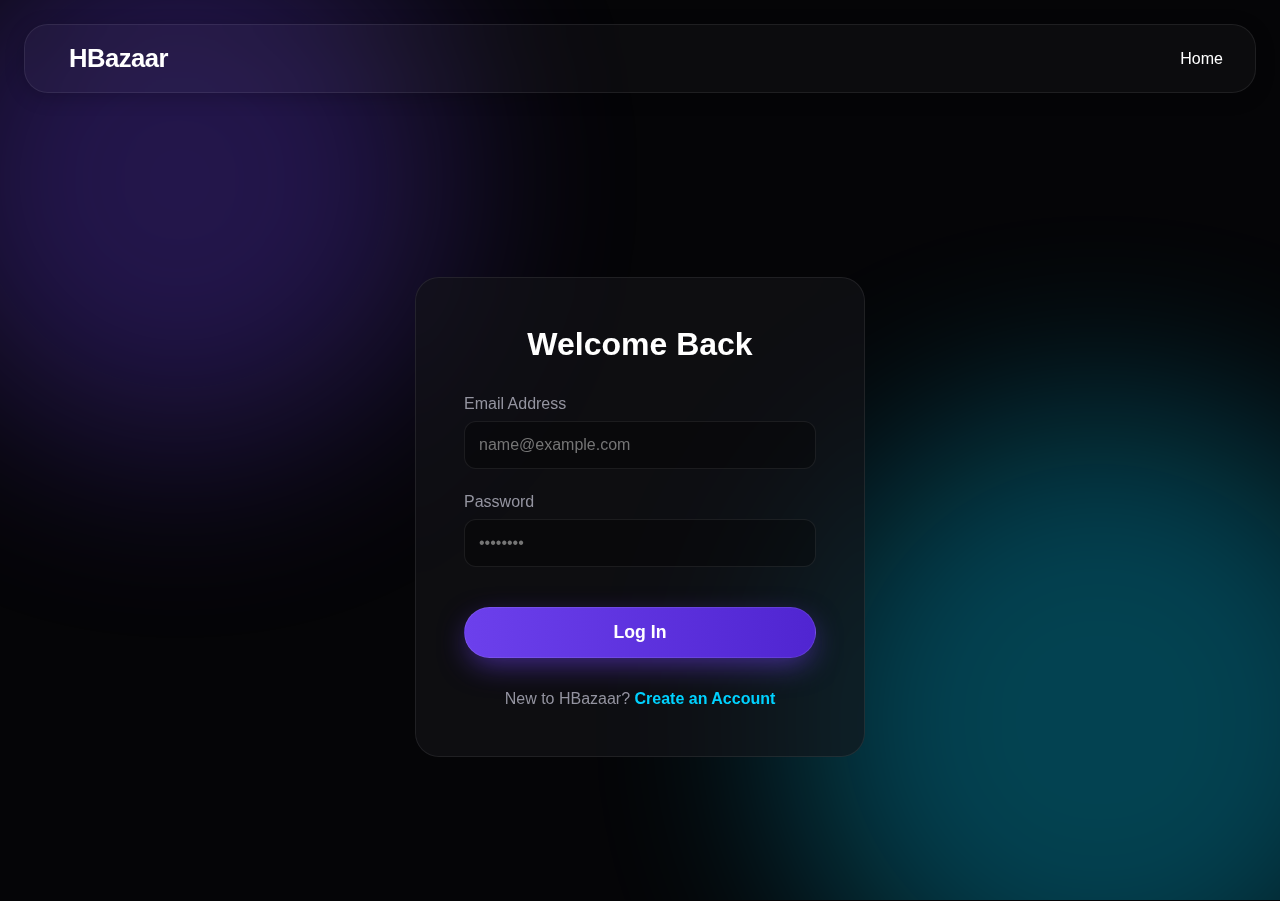
<file: profile.html>
<!DOCTYPE html>
<html lang="en">

<head>
    <meta charset="UTF-8">
    <meta name="viewport" content="width=device-width, initial-scale=1.0">
    <title>HBazaar - My Profile</title>
    <link rel="preconnect" href="https://fonts.googleapis.com">
    <link rel="preconnect" href="https://fonts.gstatic.com" crossorigin>
    <link href="https://fonts.googleapis.com/css2?family=Outfit:wght@300;400;500;600;700;800&display=swap"
        rel="stylesheet">
    <link rel="stylesheet" href="https://cdnjs.cloudflare.com/ajax/libs/font-awesome/6.4.0/css/all.min.css">
    <link rel="stylesheet" href="css/style.css">
    <style>
        .profile-container {
            display: grid;
            grid-template-columns: 250px 1fr;
            gap: 2rem;
            min-height: 80vh;
            margin-top: 2rem;
        }

        @media (max-width: 768px) {
            .profile-container {
                grid-template-columns: 1fr;
            }
        }

        .profile-sidebar {
            background: var(--glass-bg);
            backdrop-filter: blur(20px);
            border: 1px solid var(--glass-border);
            border-radius: var(--radius-lg);
            padding: 1.5rem;
            height: fit-content;
        }

        .profile-menu-item {
            display: block;
            padding: 1rem;
            color: var(--text-secondary);
            text-decoration: none;
            border-radius: var(--radius-sm);
            transition: all 0.3s;
            margin-bottom: 0.5rem;
            cursor: pointer;
        }

        .profile-menu-item:hover,
        .profile-menu-item.active {
            background: rgba(255, 255, 255, 0.05);
            color: var(--text-primary);
        }

        .profile-menu-item.active {
            border-left: 3px solid var(--accent-primary);
        }

        .profile-content {
            background: var(--glass-bg);
            backdrop-filter: blur(20px);
            border: 1px solid var(--glass-border);
            border-radius: var(--radius-lg);
            padding: 2rem;
        }

        .profile-section {
            display: none;
        }

        .profile-section.active {
            display: block;
            animation: fadeIn 0.4s ease;
        }

        .form-grid {
            display: grid;
            grid-template-columns: 1fr 1fr;
            gap: 1.5rem;
        }

        @media (max-width: 600px) {
            .form-grid {
                grid-template-columns: 1fr;
            }
        }

        .form-group {
            margin-bottom: 1.5rem;
        }

        .form-group label {
            display: block;
            margin-bottom: 0.5rem;
            color: var(--text-secondary);
        }

        .form-group input {
            width: 100%;
            padding: 12px;
            background: rgba(0, 0, 0, 0.3);
            border: 1px solid var(--glass-border);
            border-radius: var(--radius-sm);
            color: var(--text-primary);
        }

        .section-header {
            display: flex;
            justify-content: space-between;
            align-items: center;
            margin-bottom: 2rem;
            border-bottom: 1px solid var(--glass-border);
            padding-bottom: 1rem;
        }
    </style>
</head>

<body>
    <div class="background-globes">
        <div class="globe globe-1"></div>
        <div class="globe globe-2"></div>
    </div>

    <!-- Mobile Navigation Overlay -->
    <div class="mobile-nav-overlay" id="mobileNavOverlay">
        <div class="mobile-nav-drawer">
            <div class="mobile-nav-header">
                <div class="mobile-nav-title">Menu</div>
                <button class="close-menu-btn" id="closeMenuBtn"><i class="fa-solid fa-times"></i></button>
            </div>
            <nav class="mobile-links">
                <a href="index.html" class="mobile-link"><i class="fa-solid fa-home"></i> Home</a>
                <a href="shop.html" class="mobile-link"><i class="fa-solid fa-store"></i> Shop</a>
                <a href="profile.html" class="mobile-link active"><i class="fa-solid fa-user"></i> Profile</a>
                <a href="orders.html" class="mobile-link"><i class="fa-solid fa-box"></i> Orders</a>
            </nav>
        </div>
    </div>

    <div class="app-container">
        <!-- Header -->
        <header class="glass-header">
            <a href="index.html" class="logo" style="text-decoration: none;">
                <i class="fa-solid fa-shapes"></i>
                <span>HBazaar</span>
            </a>

            <!-- Desktop Nav -->
            <nav class="desktop-nav">
                <a href="index.html" class="nav-link">Home</a>
                <a href="shop.html" class="nav-link">Shop</a>
                <a href="orders.html" class="nav-link">Orders</a>
                <!-- Cart/Profile injected by app.js -->
                <div class="cart-btn" id="cartBtn">
                    <i class="fa-solid fa-shopping-cart"></i>
                    <span class="cart-badge hidden" id="cartBadge">0</span>
                </div>
            </nav>

            <!-- Mobile Actions -->
            <div style="display: flex; align-items: center; gap: 15px;" class="mobile-only-actions">
                <div class="cart-btn" style="display: none;" id="mobileCartBtn">
                    <i class="fa-solid fa-shopping-cart"></i>
                </div>
                <button class="mobile-menu-btn" id="mobileMenuBtn">
                    <i class="fa-solid fa-bars"></i>
                </button>
            </div>
            <style>
                @media (max-width: 768px) {
                    #mobileCartBtn {
                        display: block !important;
                    }
                }
            </style>
        </header>

        <!-- Main Content -->
        <main class="profile-container">
            <aside class="profile-sidebar">
                <div style="text-align: center; margin-bottom: 2rem;">
                    <div
                        style="width: 80px; height: 80px; background: var(--accent-primary); border-radius: 50%; margin: 0 auto 1rem; display: flex; align-items: center; justify-content: center; font-size: 2rem;">
                        <i class="fa-solid fa-user"></i>
                    </div>
                    <h3 id="sidebarName">User</h3>
                    <p id="sidebarEmail" style="font-size: 0.9rem; color: var(--text-secondary);">user@example.com</p>
                </div>

                <div class="profile-menu-item active" data-target="personal-info">
                    <i class="fa-solid fa-id-card"></i> Personal Info
                </div>
                <div class="profile-menu-item" data-target="address-book">
                    <i class="fa-solid fa-map-marker-alt"></i> Address Book
                </div>
                <a href="orders.html" class="profile-menu-item">
                    <i class="fa-solid fa-box-open"></i> My Orders
                </a>
                <div class="profile-menu-item" id="logoutBtn"
                    style="color: #ff4081; margin-top: 1rem; border: 1px solid rgba(255, 64, 129, 0.2);">
                    <i class="fa-solid fa-sign-out-alt"></i> Logout
                </div>
            </aside>

            <section class="profile-content">
                <!-- Personal Info Section -->
                <div id="personal-info" class="profile-section active">
                    <div class="section-header">
                        <h2>Personal Information</h2>
                        <button class="premium-btn" id="saveProfileBtn">Save Changes</button>
                    </div>
                    <form id="profileForm">
                        <div class="form-grid">
                            <div class="form-group">
                                <label>Full Name</label>
                                <input type="text" id="profName" placeholder="Your Name">
                            </div>
                            <div class="form-group">
                                <label>Phone Number</label>
                                <input type="tel" id="profPhone" placeholder="+91 99999 99999">
                            </div>
                        </div>
                        <div class="form-group">
                            <label>Email Address</label>
                            <input type="email" id="profEmail" placeholder="email@example.com" disabled
                                style="opacity: 0.7; cursor: not-allowed;">
                            <small style="color: var(--text-secondary);">Email cannot be changed.</small>
                        </div>
                    </form>
                </div>

                <!-- Address Book Section -->
                <div id="address-book" class="profile-section">
                    <div class="section-header">
                        <h2>Address Book</h2>
                        <button class="premium-btn" id="addNewAddressBtn" style="font-size:0.9rem;">+ Add New</button>
                    </div>

                    <div id="addressList"
                        style="display:grid; grid-template-columns:repeat(auto-fill, minmax(280px, 1fr)); gap:1rem; margin-bottom:2rem;">
                        <!-- Addresses injected here -->
                    </div>

                    <div id="newAddressForm"
                        style="display:none; background:rgba(0,0,0,0.2); padding:1.5rem; border-radius:10px; border:1px solid var(--glass-border);">
                        <h3 style="margin-bottom:1rem;">Add New Address</h3>
                        <form id="addAddressForm">
                            <div class="form-group">
                                <label>Address Label (e.g. Home, Office)</label>
                                <input type="text" id="addrLabel" placeholder="Home">
                            </div>
                            <div class="form-group">
                                <label>Street Address</label>
                                <input type="text" id="addrStreet" placeholder="123, Main Street, Apt 4B">
                            </div>
                            <div class="form-grid">
                                <div class="form-group">
                                    <label>City</label>
                                    <input type="text" id="addrCity" placeholder="Mumbai">
                                </div>
                                <div class="form-group">
                                    <label>State</label>
                                    <input type="text" id="addrState" placeholder="Maharashtra">
                                </div>
                            </div>
                            <div class="form-grid">
                                <div class="form-group">
                                    <label>ZIP Code</label>
                                    <input type="text" id="addrZip" placeholder="400001">
                                </div>
                                <div class="form-group">
                                    <label>Country</label>
                                    <input type="text" value="India" disabled>
                                </div>
                            </div>
                            <div style="display:flex; gap:10px;">
                                <button type="button" id="cancelAddressBtn" class="premium-btn"
                                    style="background:transparent; border:1px solid var(--glass-border);">Cancel</button>
                                <button type="submit" class="premium-btn">Save Address</button>
                            </div>
                        </form>
                    </div>
                </div>
            </section>
        </main>
    </div>

    <!-- Cart Modal (Reused) -->
    <div class="cart-modal-overlay" id="cartModal">
        <div class="cart-sidebar">
            <div class="cart-header">
                <h2>Your Bag</h2>
                <button id="closeCartBtn"
                    style="background:none; border:none; color:white; font-size:1.5rem; cursor:pointer;"><i
                        class="fa-solid fa-times"></i></button>
            </div>
            <div class="cart-items" id="cartItems"></div>
            <div class="cart-footer">
                <div
                    style="display:flex; justify-content:space-between; font-size:1.2rem; font-weight:700; margin-bottom:1rem;">
                    <span>Total</span>
                    <span id="cartTotal">₹0.00</span>
                </div>
                <button class="checkout-btn" id="checkoutBtn">Checkout <i class="fa-solid fa-lock"
                        style="font-size:0.9rem; margin-left:8px; opacity:0.7;"></i></button>
            </div>
        </div>
    </div>

    <script src="js/db.js"></script>
    <script src="js/app.js"></script>
    <script>
        document.addEventListener('DOMContentLoaded', () => {
            const user = DB.getCurrentUser();
            if (!user) {
                window.location.href = 'login.html';
                return;
            }

            // Populate Sidebar
            document.getElementById('sidebarName').textContent = user.name || 'User';
            document.getElementById('sidebarEmail').textContent = user.email;

            // Populate Forms
            document.getElementById('profName').value = user.name || '';
            document.getElementById('profEmail').value = user.email || '';
            document.getElementById('profPhone').value = user.phone || '';

            if (user.address) {
                // Migration support: if old single address exists, maybe show it or migration logic?
                // For now, let's just rely on the new array.
            }

            renderAddresses();

            function renderAddresses() {
                const list = document.getElementById('addressList');
                list.innerHTML = '';
                const addresses = user.addresses || [];

                if (addresses.length === 0) {
                    list.innerHTML = '<div style="color:var(--text-secondary); grid-column:1/-1; text-align:center; padding:2rem;">No addresses saved yet.</div>';
                }

                addresses.forEach(addr => {
                    const card = document.createElement('div');
                    card.className = 'glass-panel'; // reusing glass panel style if defined or just inline
                    card.style.background = 'rgba(255,255,255,0.05)';
                    card.style.padding = '1rem';
                    card.style.borderRadius = '10px';
                    card.style.position = 'relative';
                    card.innerHTML = `
                        <div style="font-weight:700; color:var(--accent-secondary); margin-bottom:5px;">${addr.label || 'Address'}</div>
                        <div style="font-size:0.9rem; line-height:1.4; color:var(--text-secondary);">
                            ${addr.street}<br>
                            ${addr.city}, ${addr.state} - ${addr.zip}
                        </div>
                        <button class="delete-addr-btn" data-id="${addr.id}" style="position:absolute; top:10px; right:10px; background:none; border:none; color:#ff4081; cursor:pointer;"><i class="fa-solid fa-trash"></i></button>
                    `;
                    card.querySelector('.delete-addr-btn').addEventListener('click', () => {
                        if (confirm('Delete this address?')) {
                            DB.removeAddress(user.id, addr.id);
                            window.location.reload();
                        }
                    });
                    list.appendChild(card);
                });
            }

            // Tab Switching
            const tabs = document.querySelectorAll('.profile-menu-item[data-target]');
            const sections = document.querySelectorAll('.profile-section');

            tabs.forEach(tab => {
                tab.addEventListener('click', () => {
                    // Update Active Tab
                    document.querySelectorAll('.profile-menu-item').forEach(t => t.classList.remove('active'));
                    tab.classList.add('active');

                    // Show Section
                    const targetId = tab.dataset.target;
                    sections.forEach(s => s.classList.remove('active'));
                    document.getElementById(targetId).classList.add('active');
                });
            });

            // Save Profile Code
            document.getElementById('saveProfileBtn').addEventListener('click', () => {
                const name = document.getElementById('profName').value;
                const phone = document.getElementById('profPhone').value;

                const result = DB.updateUser(user.id, { name, phone });
                if (result.success) {
                    alert('Profile updated successfully!');
                    document.getElementById('sidebarName').textContent = name;
                } else {
                    alert('Error updating profile');
                }
            });

            // Add New Address UI
            const newAddrForm = document.getElementById('newAddressForm');
            document.getElementById('addNewAddressBtn').addEventListener('click', () => {
                newAddrForm.style.display = 'block';
                document.getElementById('addNewAddressBtn').style.display = 'none';
            });

            document.getElementById('cancelAddressBtn').addEventListener('click', () => {
                newAddrForm.style.display = 'none';
                document.getElementById('addNewAddressBtn').style.display = 'block';
            });

            document.getElementById('addAddressForm').addEventListener('submit', (e) => {
                e.preventDefault();
                const address = {
                    label: document.getElementById('addrLabel').value,
                    street: document.getElementById('addrStreet').value,
                    city: document.getElementById('addrCity').value,
                    state: document.getElementById('addrState').value,
                    zip: document.getElementById('addrZip').value
                };

                const result = DB.addAddress(user.id, address);
                if (result.success) {
                    alert('Address added!');
                    window.location.reload();
                }
            });

            // Logout
            document.getElementById('logoutBtn').addEventListener('click', () => {
                DB.logout();
            });
        });
    </script>
</body>

</html>
</file>
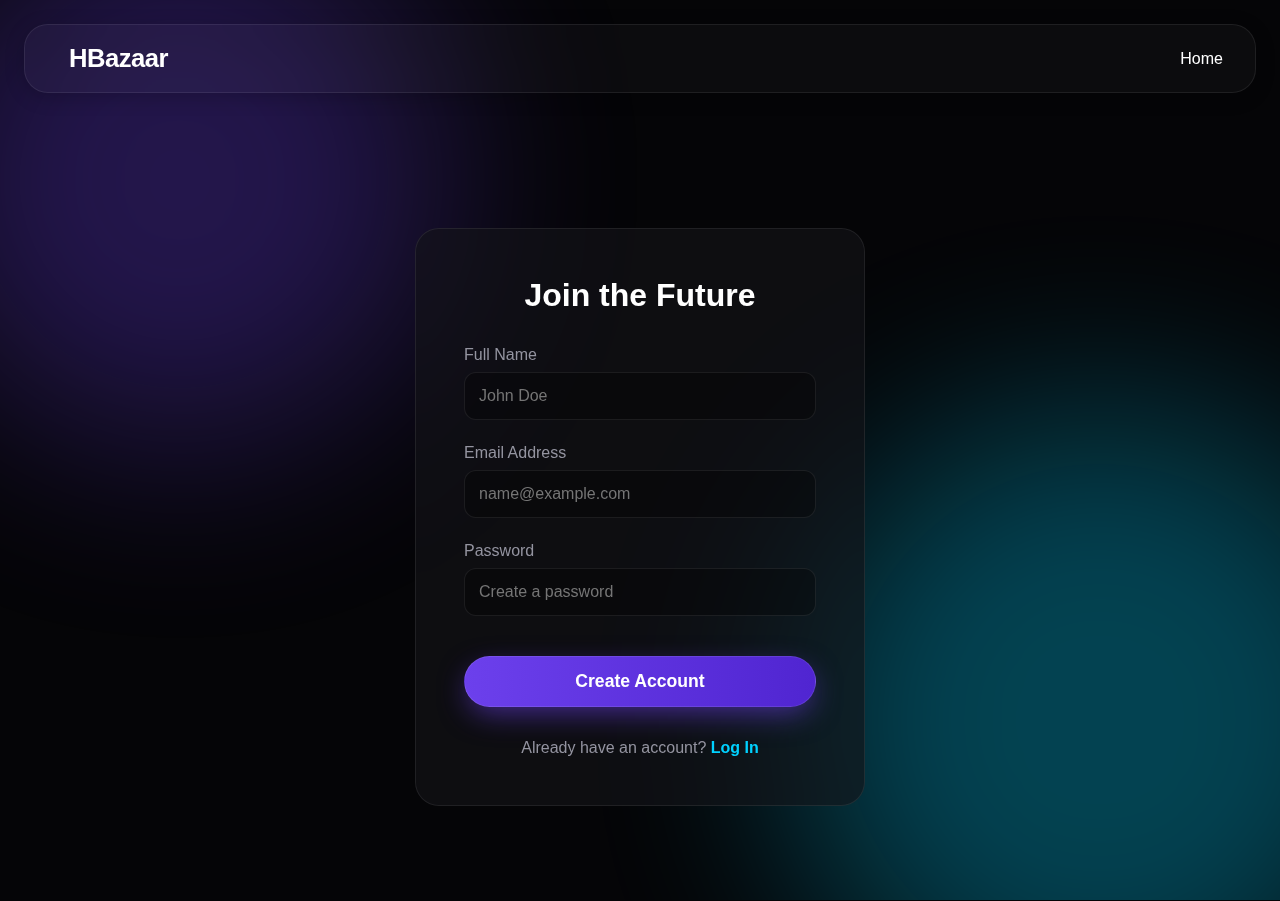
<file: register.html>
<!DOCTYPE html>
<html lang="en">

<head>
    <meta charset="UTF-8">
    <meta name="viewport" content="width=device-width, initial-scale=1.0">
    <title>HBazaar - Register</title>
    <link rel="preconnect" href="https://fonts.googleapis.com">
    <link rel="preconnect" href="https://fonts.gstatic.com" crossorigin>
    <link href="https://fonts.googleapis.com/css2?family=Outfit:wght@300;400;500;600;700;800&display=swap"
        rel="stylesheet">
    <link rel="stylesheet" href="https://cdnjs.cloudflare.com/ajax/libs/font-awesome/6.4.0/css/all.min.css">
    <link rel="stylesheet" href="css/style.css">
    <style>
        .auth-container {
            min-height: 80vh;
            display: flex;
            align-items: center;
            justify-content: center;
            padding: 2rem 0;
        }

        .auth-card {
            background: var(--glass-bg);
            backdrop-filter: blur(20px);
            border: 1px solid var(--glass-border);
            border-radius: var(--radius-lg);
            padding: 3rem;
            width: 100%;
            max-width: 450px;
            box-shadow: 0 8px 32px var(--glass-shadow);
        }

        .auth-title {
            font-size: 2rem;
            font-weight: 700;
            text-align: center;
            margin-bottom: 2rem;
        }

        .form-group {
            margin-bottom: 1.5rem;
        }

        .form-group label {
            display: block;
            margin-bottom: 0.5rem;
            color: var(--text-secondary);
        }

        .form-group input {
            width: 100%;
            padding: 14px;
            background: rgba(0, 0, 0, 0.3);
            border: 1px solid var(--glass-border);
            border-radius: var(--radius-sm);
            color: var(--text-primary);
            font-size: 1rem;
            transition: all 0.3s;
        }

        .form-group input:focus {
            border-color: var(--accent-primary);
            outline: none;
            box-shadow: 0 0 10px rgba(108, 64, 236, 0.2);
        }

        .auth-btn {
            width: 100%;
            padding: 14px;
            margin-top: 1rem;
            font-size: 1.1rem;
        }

        .auth-footer {
            margin-top: 2rem;
            text-align: center;
            color: var(--text-secondary);
        }

        .auth-footer a {
            color: var(--accent-secondary);
            text-decoration: none;
            font-weight: 600;
        }

        .auth-footer a:hover {
            color: var(--accent-primary);
        }
    </style>
</head>

<body>
    <div class="background-globes">
        <div class="globe globe-1"></div>
        <div class="globe globe-2"></div>
    </div>

    <div class="app-container">
        <header class="glass-header">
            <a href="index.html" class="logo" style="text-decoration: none;">
                <i class="fa-solid fa-shapes"></i>
                <span>HBazaar</span>
            </a>
            <a href="index.html" style="color:white; text-decoration:none;"><i class="fa-solid fa-arrow-left"></i>
                Home</a>
        </header>

        <div class="auth-container">
            <div class="auth-card slide-up">
                <h1 class="auth-title">Join the Future</h1>
                <form id="registerForm">
                    <div class="form-group">
                        <label>Full Name</label>
                        <input type="text" id="name" required placeholder="John Doe">
                    </div>
                    <div class="form-group">
                        <label>Email Address</label>
                        <input type="email" id="email" required placeholder="name@example.com">
                    </div>
                    <div class="form-group">
                        <label>Password</label>
                        <input type="password" id="password" required placeholder="Create a password">
                    </div>
                    <button type="submit" class="premium-btn auth-btn">Create Account</button>
                    <div id="errorMsg" style="color: #ff4081; text-align: center; margin-top: 1rem; display: none;">
                    </div>
                </form>
                <div class="auth-footer">
                    Already have an account? <a href="login.html">Log In</a>
                </div>
            </div>
        </div>
    </div>

    <script src="js/db.js"></script>
    <script>
        document.getElementById('registerForm').addEventListener('submit', (e) => {
            e.preventDefault();
            const name = document.getElementById('name').value;
            const email = document.getElementById('email').value;
            const password = document.getElementById('password').value;
            const btn = e.target.querySelector('button');
            const errorMsg = document.getElementById('errorMsg');

            btn.innerHTML = '<i class="fa-solid fa-circle-notch fa-spin"></i> Creating...';
            btn.disabled = true;

            setTimeout(() => {
                const result = DB.registerUser(name, email, password);
                if (result.success) {
                    alert("Account Created! Redirecting...");
                    window.location.href = 'index.html';
                } else {
                    errorMsg.textContent = result.message;
                    errorMsg.style.display = 'block';
                    btn.innerHTML = 'Create Account';
                    btn.disabled = false;
                }
            }, 1000);
        });
    </script>
</body>

</html>
</file>
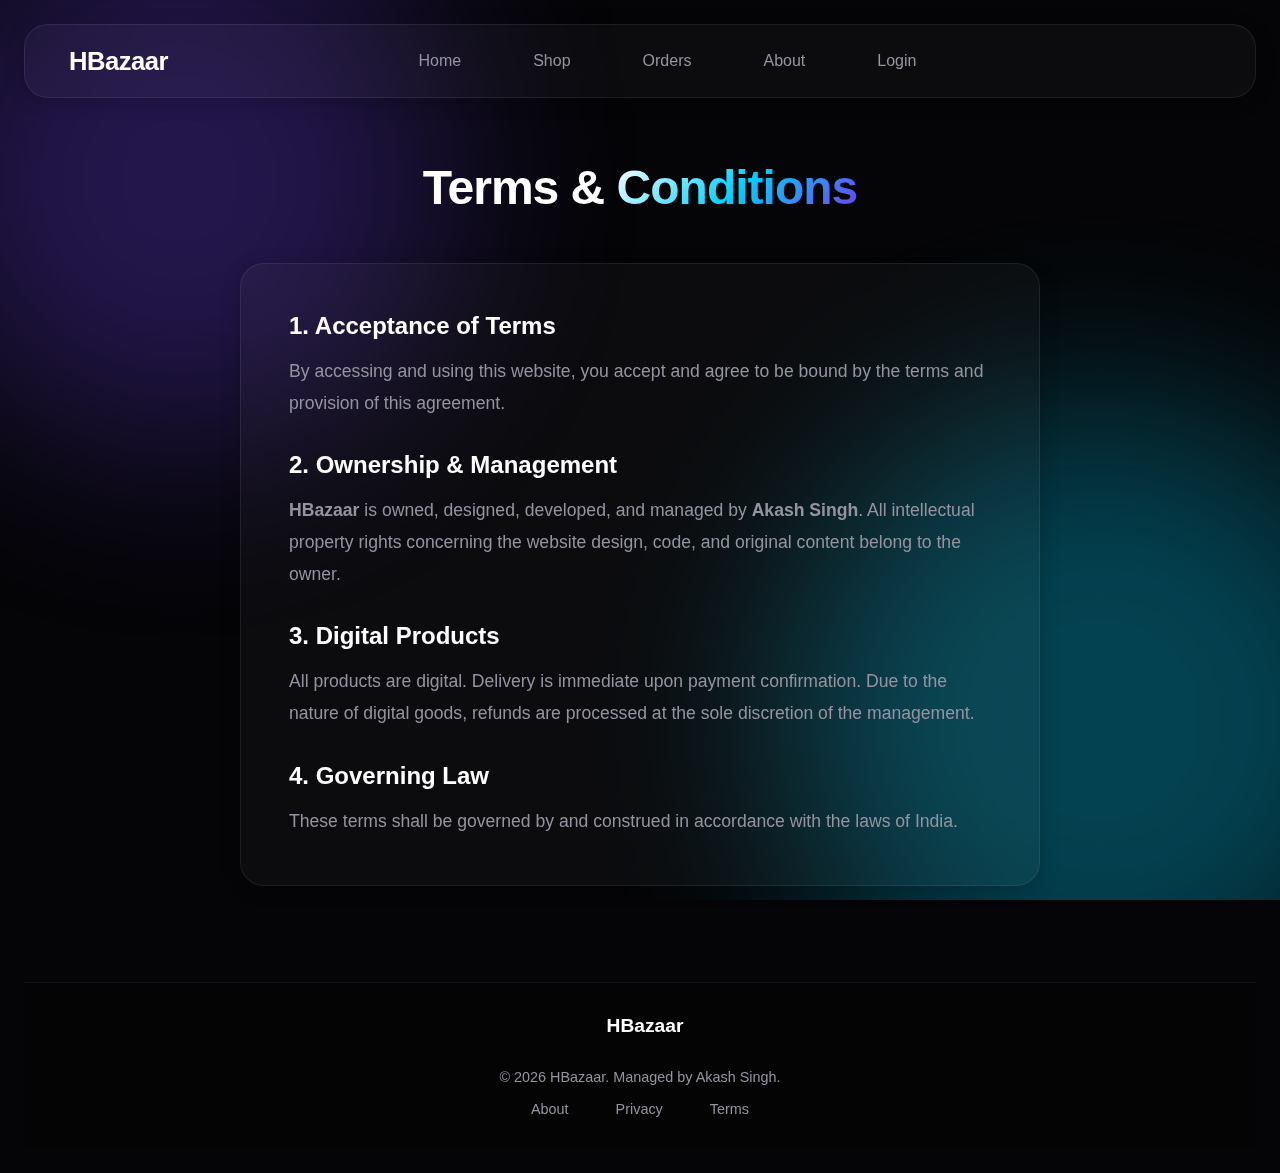
<file: terms.html>
<!DOCTYPE html>
<html lang="en">

<head>
    <meta charset="UTF-8">
    <meta name="viewport" content="width=device-width, initial-scale=1.0">
    <title>HBazaar - Terms & Conditions</title>
    <link rel="preconnect" href="https://fonts.googleapis.com">
    <link rel="preconnect" href="https://fonts.gstatic.com" crossorigin>
    <link href="https://fonts.googleapis.com/css2?family=Outfit:wght@300;400;500;600;700;800&display=swap"
        rel="stylesheet">
    <link rel="stylesheet" href="https://cdnjs.cloudflare.com/ajax/libs/font-awesome/6.4.0/css/all.min.css">
    <link rel="stylesheet" href="css/style.css">
</head>

<body>
    <div class="background-globes">
        <div class="globe globe-1"></div>
        <div class="globe globe-2"></div>
    </div>

    <div class="mobile-nav-overlay" id="mobileNavOverlay">
        <div class="mobile-nav-drawer">
            <div class="mobile-nav-header">
                <div class="mobile-nav-title">Menu</div>
                <button class="close-menu-btn" id="closeMenuBtn"><i class="fa-solid fa-times"></i></button>
            </div>
            <nav class="mobile-links">
                <a href="index.html" class="mobile-link"><i class="fa-solid fa-home"></i> Home</a>
                <a href="shop.html" class="mobile-link"><i class="fa-solid fa-store"></i> Shop</a>
                <a href="orders.html" class="mobile-link"><i class="fa-solid fa-box"></i> Orders</a>
                <a href="about.html" class="mobile-link"><i class="fa-solid fa-info-circle"></i> About</a>
            </nav>
        </div>
    </div>

    <div class="app-container">
        <header class="glass-header">
            <a href="index.html" class="logo" style="text-decoration: none;">
                <i class="fa-solid fa-shapes"></i>
                <span>HBazaar</span>
            </a>
            <nav class="desktop-nav">
                <a href="index.html" class="nav-link">Home</a>
                <a href="shop.html" class="nav-link">Shop</a>
                <a href="orders.html" class="nav-link">Orders</a>
                <a href="about.html" class="nav-link">About</a>
                <div class="cart-btn" id="cartBtn">
                    <i class="fa-solid fa-shopping-cart"></i>
                    <span class="cart-badge hidden" id="cartBadge">0</span>
                </div>
            </nav>
            <div style="display: flex; align-items: center; gap: 15px;" class="mobile-only-actions">
                <div class="cart-btn" style="display: none;" id="mobileCartBtn"><i
                        class="fa-solid fa-shopping-cart"></i></div>
                <button class="mobile-menu-btn" id="mobileMenuBtn"><i class="fa-solid fa-bars"></i></button>
            </div>
            <style>
                @media (max-width: 768px) {
                    #mobileCartBtn {
                        display: block !important;
                    }
                }
            </style>
        </header>

        <main>
            <section class="hero" style="margin: 2rem 0 3rem;">
                <h1 style="font-size: 3rem;">Terms & <span class="gradient-text">Conditions</span></h1>
            </section>

            <section style="max-width: 800px; margin: 0 auto 6rem;" class="glass-content">
                <h2 style="margin-bottom: 1rem; color: var(--text-primary);">1. Acceptance of Terms</h2>
                <p style="font-size: 1.1rem; line-height: 1.8; color: var(--text-secondary); margin-bottom: 2rem;">
                    By accessing and using this website, you accept and agree to be bound by the terms and provision of
                    this agreement.
                </p>

                <h2 style="margin-bottom: 1rem; color: var(--text-primary);">2. Ownership & Management</h2>
                <p style="font-size: 1.1rem; line-height: 1.8; color: var(--text-secondary); margin-bottom: 2rem;">
                    <strong>HBazaar</strong> is owned, designed, developed, and managed by <strong>Akash Singh</strong>.
                    All intellectual property rights concerning the website design, code, and original content belong to
                    the owner.
                </p>

                <h2 style="margin-bottom: 1rem; color: var(--text-primary);">3. Digital Products</h2>
                <p style="font-size: 1.1rem; line-height: 1.8; color: var(--text-secondary); margin-bottom: 2rem;">
                    All products are digital. Delivery is immediate upon payment confirmation. Due to the nature of
                    digital goods, refunds are processed at the sole discretion of the management.
                </p>

                <h2 style="margin-bottom: 1rem; color: var(--text-primary);">4. Governing Law</h2>
                <p style="font-size: 1.1rem; line-height: 1.8; color: var(--text-secondary);">
                    These terms shall be governed by and construed in accordance with the laws of India.
                </p>
            </section>
        </main>

        <footer>
            <p>&copy; 2026 HBazaar. Managed by Akash Singh.</p>
            <div style="margin-top: 1rem;">
                <a href="privacy.html">Privacy</a>
                <a href="terms.html">Terms</a>
            </div>
        </footer>
    </div>
    <div class="cart-modal-overlay" id="cartModal">
        <div class="cart-sidebar">
            <div class="cart-header">
                <h2>Your Bag</h2>
                <button id="closeCartBtn"
                    style="background:none; border:none; color:white; font-size:1.5rem; cursor:pointer;"><i
                        class="fa-solid fa-times"></i></button>
            </div>
            <div class="cart-items" id="cartItems"></div>
            <div class="cart-footer">
                <div
                    style="display:flex; justify-content:space-between; font-size:1.2rem; font-weight:700; margin-bottom:1rem;">
                    <span>Total</span>
                    <span id="cartTotal">₹0.00</span>
                </div>
                <button class="checkout-btn" id="checkoutBtn">Checkout <i class="fa-solid fa-lock"
                        style="font-size:0.9rem; margin-left:8px; opacity:0.7;"></i></button>
            </div>
        </div>
    </div>
    <script src="js/db.js"></script>
    <script src="js/app.js"></script>
</body>

</html>
</file>
<file: css/style.css>
:root {
    --bg-color: #050507;
    --text-primary: #ffffff;
    --text-secondary: #9494a0;
    --accent-primary: #6c40ec;
    --accent-secondary: #00d2ff;
    --accent-glow: rgba(108, 64, 236, 0.6);
    --glass-bg: rgba(20, 20, 25, 0.6);
    --glass-border: rgba(255, 255, 255, 0.08);
    --glass-shadow: 0 8px 32px 0 rgba(0, 0, 0, 0.5);
    --nav-bg: rgba(10, 10, 12, 0.85);
    --font-outfit: 'Outfit', sans-serif;
    --radius-lg: 24px;
    --radius-md: 16px;
    --radius-sm: 12px;
}

* {
    margin: 0;
    padding: 0;
    box-sizing: border-box;
    font-family: var(--font-outfit);
    -webkit-tap-highlight-color: transparent;
}

body {
    background-color: var(--bg-color);
    color: var(--text-primary);
    min-height: 100vh;
    overflow-x: hidden;
    position: relative;
    font-feature-settings: "ss01", "ss02";
}

/* Background Animation */
.background-globes {
    position: fixed;
    top: 0;
    left: 0;
    width: 100%;
    height: 100%;
    z-index: -1;
    overflow: hidden;
    pointer-events: none;
}

.globe {
    position: absolute;
    border-radius: 50%;
    filter: blur(100px);
    opacity: 0.3;
    animation: float 25s infinite alternate cubic-bezier(0.4, 0, 0.2, 1);
}

.globe-1 {
    width: 60vh;
    height: 60vh;
    background: var(--accent-primary);
    top: -10vh;
    left: -10vh;
}

.globe-2 {
    width: 70vh;
    height: 70vh;
    background: var(--accent-secondary);
    bottom: -15vh;
    right: -15vh;
    animation-delay: -8s;
}

@keyframes float {
    0% {
        transform: translate(0, 0) scale(1);
    }

    100% {
        transform: translate(50px, 80px) scale(1.05);
    }
}

/* App Container */
.app-container {
    max-width: 1280px;
    margin: 0 auto;
    padding: 24px;
}

/* Header */
.glass-header {
    display: flex;
    justify-content: space-between;
    align-items: center;
    padding: 1.2rem 2rem;
    background: rgba(255, 255, 255, 0.03);
    backdrop-filter: blur(20px);
    -webkit-backdrop-filter: blur(20px);
    border: 1px solid var(--glass-border);
    border-radius: var(--radius-lg);
    margin-bottom: 4rem;
    box-shadow: 0 4px 20px rgba(0, 0, 0, 0.2);
    position: relative;
    z-index: 50;
}

/* Glass Content Panel (For About, Text, etc) */
.glass-content {
    background: rgba(255, 255, 255, 0.03);
    backdrop-filter: blur(20px);
    -webkit-backdrop-filter: blur(20px);
    border: 1px solid var(--glass-border);
    border-radius: var(--radius-lg);
    padding: 3rem;
    box-shadow: 0 4px 20px rgba(0, 0, 0, 0.2);
}

@media (max-width: 768px) {
    .glass-content {
        padding: 1.5rem;
    }

    .glass-content p {
        font-size: 1rem !important;
        /* Override inline styles if needed */
        line-height: 1.6 !important;
    }
}

.logo {
    display: flex;
    align-items: center;
    gap: 12px;
    font-size: 1.6rem;
    font-weight: 700;
    letter-spacing: -0.5px;
    color: white;
}

.logo i {
    color: var(--accent-secondary);
    filter: drop-shadow(0 0 10px rgba(0, 210, 255, 0.5));
}

/* Desktop Nav */
.desktop-nav {
    display: flex;
    gap: 2.5rem;
    align-items: center;
}

@media (max-width: 768px) {
    .desktop-nav {
        display: none;
    }
}

.nav-link {
    color: var(--text-secondary);
    text-decoration: none;
    font-size: 1rem;
    font-weight: 500;
    transition: all 0.3s ease;
    padding: 0.5rem 1rem;
    border-radius: var(--radius-sm);
    position: relative;
}

.nav-link::after {
    content: '';
    position: absolute;
    bottom: 0;
    left: 50%;
    transform: translateX(-50%) scaleX(0);
    width: 20px;
    height: 2px;
    background: var(--accent-secondary);
    transition: transform 0.3s ease;
    border-radius: 2px;
}

.nav-link:hover,
.nav-link.active {
    color: var(--text-primary);
}

.nav-link:hover::after,
.nav-link.active::after {
    transform: translateX(-50%) scaleX(1);
}

/* Cart Icon */
.cart-btn {
    position: relative;
    cursor: pointer;
    color: var(--text-primary);
    font-size: 1.3rem;
    padding: 8px;
    transition: transform 0.2s ease;
}

.cart-btn:hover {
    transform: scale(1.1);
    color: var(--accent-secondary);
}

.cart-badge {
    position: absolute;
    top: -2px;
    right: -2px;
    background: var(--accent-primary);
    color: white;
    font-size: 0.7rem;
    font-weight: 700;
    width: 18px;
    height: 18px;
    border-radius: 50%;
    display: flex;
    align-items: center;
    justify-content: center;
    box-shadow: 0 0 10px var(--accent-glow);
}

/* Mobile Menu Button - Visible only on mobile */
.mobile-menu-btn {
    display: none;
    background: transparent;
    border: none;
    color: var(--text-primary);
    font-size: 1.5rem;
    cursor: pointer;
    z-index: 60;
}

@media (max-width: 768px) {
    .mobile-menu-btn {
        display: block;
    }
}

/* Mobile Navigation Drawer - FIXED TO BODY */
.mobile-nav-overlay {
    position: fixed;
    top: 0;
    left: 0;
    width: 100%;
    height: 100%;
    background: rgba(0, 0, 0, 0.6);
    backdrop-filter: blur(5px);
    z-index: 99;
    opacity: 0;
    pointer-events: none;
    transition: opacity 0.3s ease;
}

.mobile-nav-overlay.active {
    opacity: 1;
    pointer-events: all;
}

.mobile-nav-drawer {
    position: fixed;
    top: 0;
    right: 0;
    width: 280px;
    height: 100%;
    background: var(--bg-color);
    border-left: 1px solid var(--glass-border);
    z-index: 100;
    transform: translateX(100%);
    transition: transform 0.4s cubic-bezier(0.16, 1, 0.3, 1);
    display: flex;
    flex-direction: column;
    padding: 2rem;
    box-shadow: -10px 0 40px rgba(0, 0, 0, 0.5);
}

.mobile-nav-overlay.active .mobile-nav-drawer {
    transform: translateX(0);
}

.mobile-nav-header {
    display: flex;
    justify-content: space-between;
    align-items: center;
    margin-bottom: 3rem;
}

.mobile-nav-title {
    font-size: 1.4rem;
    font-weight: 700;
    color: var(--text-primary);
}

.close-menu-btn {
    background: rgba(255, 255, 255, 0.1);
    border: none;
    width: 36px;
    height: 36px;
    border-radius: 50%;
    color: var(--text-primary);
    display: flex;
    align-items: center;
    justify-content: center;
    cursor: pointer;
    transition: all 0.2s ease;
}

.close-menu-btn:hover {
    background: rgba(255, 255, 255, 0.2);
}

.mobile-links {
    display: flex;
    flex-direction: column;
    gap: 1.5rem;
}

.mobile-link {
    font-size: 1.2rem;
    color: var(--text-secondary);
    text-decoration: none;
    font-weight: 500;
    transition: color 0.2s;
    display: flex;
    align-items: center;
    gap: 12px;
}

.mobile-link i {
    width: 24px;
    text-align: center;
    color: var(--accent-primary);
}

.mobile-link:hover,
.mobile-link.active {
    color: var(--text-primary);
}

.mobile-link.active {
    color: var(--accent-secondary);
}

.mobile-link.active i {
    color: var(--accent-secondary);
}

/* Hero Section */
.hero {
    text-align: center;
    margin: 4rem 0 6rem;
    position: relative;
}

.hero h1 {
    font-size: 5rem;
    line-height: 1.1;
    margin-bottom: 1.5rem;
    font-weight: 700;
    letter-spacing: -1px;
}

@media (max-width: 768px) {
    .hero {
        margin: 2rem 0 4rem;
    }

    .hero h1 {
        font-size: 2.8rem;
    }
}

.gradient-text {
    background: linear-gradient(135deg, #fff 0%, var(--accent-secondary) 50%, var(--accent-primary) 100%);
    -webkit-background-clip: text;
    background-clip: text;
    -webkit-text-fill-color: transparent;
    display: inline-block;
}

.hero p {
    color: var(--text-secondary);
    font-size: 1.3rem;
    max-width: 600px;
    margin: 0 auto 2.5rem;
    line-height: 1.6;
}

/* Premium Button */
.premium-btn {
    position: relative;
    background: linear-gradient(90deg, var(--accent-primary), #5025d1);
    border: 1px solid rgba(255, 255, 255, 0.1);
    padding: 16px 40px;
    border-radius: 100px;
    color: white;
    font-size: 1.1rem;
    font-weight: 600;
    cursor: pointer;
    overflow: hidden;
    transition: all 0.3s cubic-bezier(0.2, 0.8, 0.2, 1);
    display: inline-flex;
    align-items: center;
    justify-content: center;
    gap: 10px;
    text-decoration: none;
    box-shadow: 0 10px 30px -5px var(--accent-glow);
}

.premium-btn:hover {
    transform: translateY(-4px) scale(1.02);
    box-shadow: 0 20px 40px -8px var(--accent-glow);
}

.premium-btn::before {
    content: '';
    position: absolute;
    top: 0;
    left: 0;
    width: 100%;
    height: 100%;
    background: linear-gradient(90deg, transparent, rgba(255, 255, 255, 0.2), transparent);
    transform: translateX(-100%);
    transition: transform 0.6s ease;
}

.premium-btn:hover::before {
    transform: translateX(100%);
}

/* Featured / Shop Grid */
.shop-grid {
    display: grid;
    grid-template-columns: repeat(auto-fill, minmax(280px, 1fr));
    gap: 32px;
}

.product-card {
    background: var(--glass-bg);
    border: 1px solid var(--glass-border);
    border-radius: var(--radius-md);
    overflow: hidden;
    transition: all 0.4s cubic-bezier(0.16, 1, 0.3, 1);
    display: flex;
    flex-direction: column;
    position: relative;
}

.product-card::before {
    content: '';
    position: absolute;
    inset: 0;
    border-radius: var(--radius-md);
    padding: 1px;
    background: linear-gradient(180deg, rgba(255, 255, 255, 0.1), transparent);
    -webkit-mask: linear-gradient(#fff 0 0) content-box, linear-gradient(#fff 0 0);
    mask: linear-gradient(#fff 0 0) content-box, linear-gradient(#fff 0 0);
    -webkit-mask-composite: xor;
    mask-composite: exclude;
    pointer-events: none;
}

.product-card:hover {
    transform: translateY(-8px);
    box-shadow: 0 20px 40px rgba(0, 0, 0, 0.4);
    border-color: rgba(255, 255, 255, 0.2);
}

.product-image {
    width: 100%;
    height: 280px;
    object-fit: cover;
    transition: transform 0.6s ease;
}

.product-card:hover .product-image {
    transform: scale(1.05);
}

.product-info {
    padding: 1.5rem;
    flex-grow: 1;
    display: flex;
    flex-direction: column;
    z-index: 1;
    background: linear-gradient(to bottom, transparent, rgba(0, 0, 0, 0.5));
}

.product-title {
    font-size: 1.25rem;
    font-weight: 600;
    margin-bottom: 0.5rem;
    color: var(--text-primary);
}

.product-price {
    font-size: 1.2rem;
    color: var(--accent-secondary);
    font-weight: 700;
    margin-bottom: 1.2rem;
    display: flex;
    align-items: center;
    gap: 5px;
}

.add-to-cart-btn {
    margin-top: auto;
    background: rgba(255, 255, 255, 0.05);
    border: 1px solid var(--glass-border);
    color: white;
    padding: 12px;
    border-radius: var(--radius-sm);
    cursor: pointer;
    font-weight: 500;
    transition: all 0.3s ease;
    display: flex;
    justify-content: center;
    align-items: center;
    gap: 8px;
}

.add-to-cart-btn:hover {
    background: var(--accent-primary);
    border-color: var(--accent-primary);
    box-shadow: 0 4px 15px rgba(108, 64, 236, 0.4);
}

/* Animations */
.slide-up {
    animation: slideUp 0.8s cubic-bezier(0.2, 0.8, 0.2, 1) forwards;
}

.bounce-in {
    animation: bounceIn 1s cubic-bezier(0.215, 0.61, 0.355, 1) forwards;
}

.fade-in {
    animation: fadeIn 1s ease forwards;
    opacity: 0;
}

@keyframes slideUp {
    from {
        opacity: 0;
        transform: translateY(40px);
    }

    to {
        opacity: 1;
        transform: translateY(0);
    }
}

@keyframes bounceIn {
    0% {
        opacity: 0;
        transform: scale(0.9);
    }

    50% {
        transform: scale(1.02);
    }

    100% {
        opacity: 1;
        transform: scale(1);
    }
}

@keyframes fadeIn {
    from {
        opacity: 0;
    }

    to {
        opacity: 1;
    }
}

/* Cart Modal */
.cart-modal-overlay {
    position: fixed;
    top: 0;
    left: 0;
    width: 100%;
    height: 100%;
    background: rgba(0, 0, 0, 0.7);
    backdrop-filter: blur(8px);
    z-index: 200;
    opacity: 0;
    pointer-events: none;
    transition: opacity 0.3s ease;
}

.cart-modal-overlay.open {
    opacity: 1;
    pointer-events: all;
}

.cart-sidebar {
    position: absolute;
    top: 0;
    right: 0;
    width: 420px;
    max-width: 100%;
    height: 100%;
    background: #0a0a0e;
    border-left: 1px solid var(--glass-border);
    padding: 2rem;
    display: flex;
    flex-direction: column;
    transform: translateX(100%);
    transition: transform 0.4s cubic-bezier(0.16, 1, 0.3, 1);
    box-shadow: -10px 0 50px rgba(0, 0, 0, 0.6);
}

.cart-modal-overlay.open .cart-sidebar {
    transform: translateX(0);
}

.cart-header {
    display: flex;
    justify-content: space-between;
    align-items: center;
    margin-bottom: 2rem;
    padding-bottom: 1rem;
    border-bottom: 1px solid var(--glass-border);
}

.cart-items {
    flex-grow: 1;
    overflow-y: auto;
    display: flex;
    flex-direction: column;
    gap: 1rem;
}

.cart-item {
    display: flex;
    gap: 15px;
    padding: 12px;
    background: rgba(255, 255, 255, 0.03);
    border-radius: var(--radius-md);
    align-items: center;
}

.cart-item img {
    width: 70px;
    height: 70px;
    border-radius: 10px;
    object-fit: cover;
}

.cart-footer {
    margin-top: 2rem;
    padding-top: 1.5rem;
    border-top: 1px solid var(--glass-border);
}

.checkout-btn {
    width: 100%;
    padding: 16px;
    background: var(--accent-primary);
    color: white;
    border: none;
    border-radius: var(--radius-md);
    font-size: 1.1rem;
    font-weight: 600;
    cursor: pointer;
    transition: all 0.2s ease;
    margin-top: 1rem;
}

.checkout-btn:hover {
    background: #5a32d1;
    box-shadow: 0 4px 20px var(--accent-glow);
}

/* Footer */
footer {
    text-align: center;
    margin-top: auto;
    padding: 3rem 0;
    color: var(--text-secondary);
    border-top: 1px solid var(--glass-border);
    background: rgba(0, 0, 0, 0.2);
}

footer a {
    color: inherit;
    text-decoration: none;
    margin: 0 1rem;
    transition: color 0.2s;
}

footer a:hover {
    color: var(--text-primary);
}

/* Loader */
.loader {
    display: flex;
    justify-content: center;
    padding: 2rem;
}

.spinner {
    width: 40px;
    height: 40px;
    border: 3px solid rgba(255, 255, 255, 0.1);
    border-left-color: var(--accent-secondary);
    border-radius: 50%;
    animation: spin 1s linear infinite;
}

@keyframes spin {
    to {
        transform: rotate(360deg);
    }
}

/* Utility */
.hidden {
    display: none !important;
}
</file>
